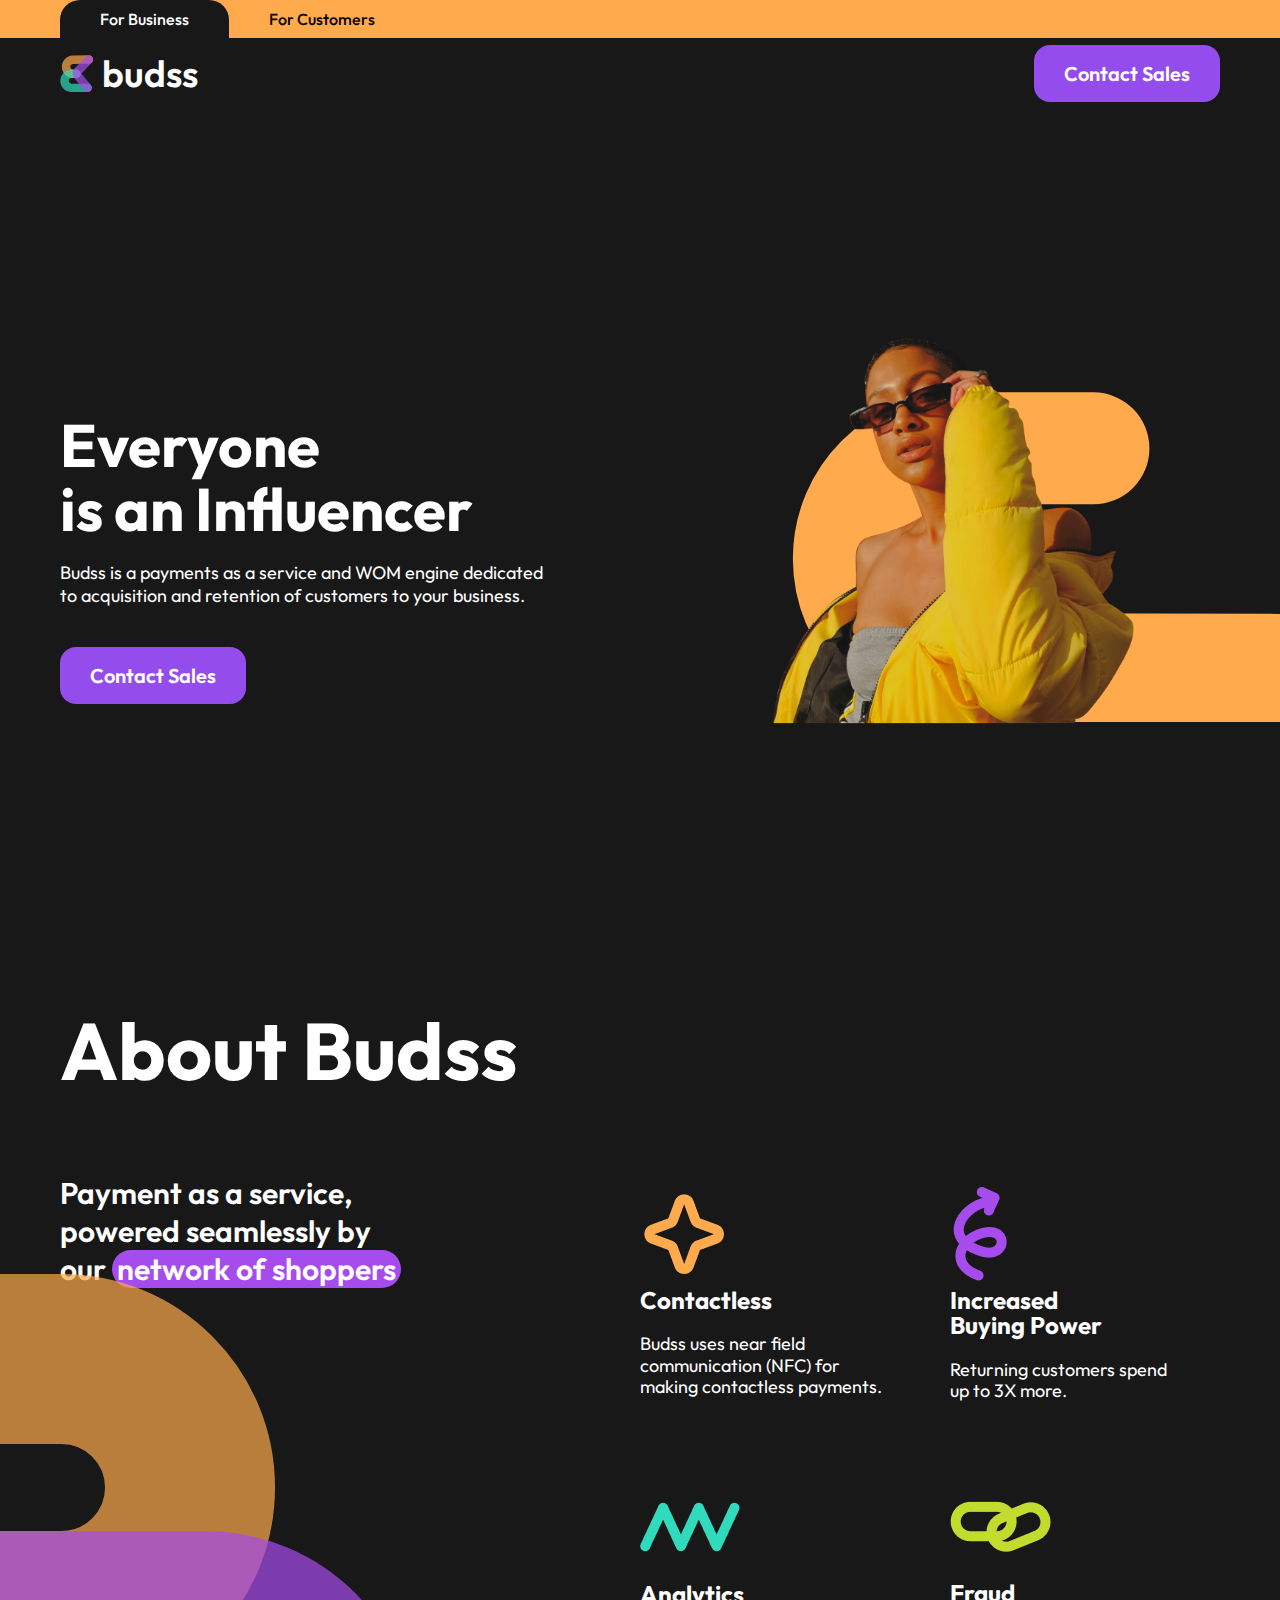
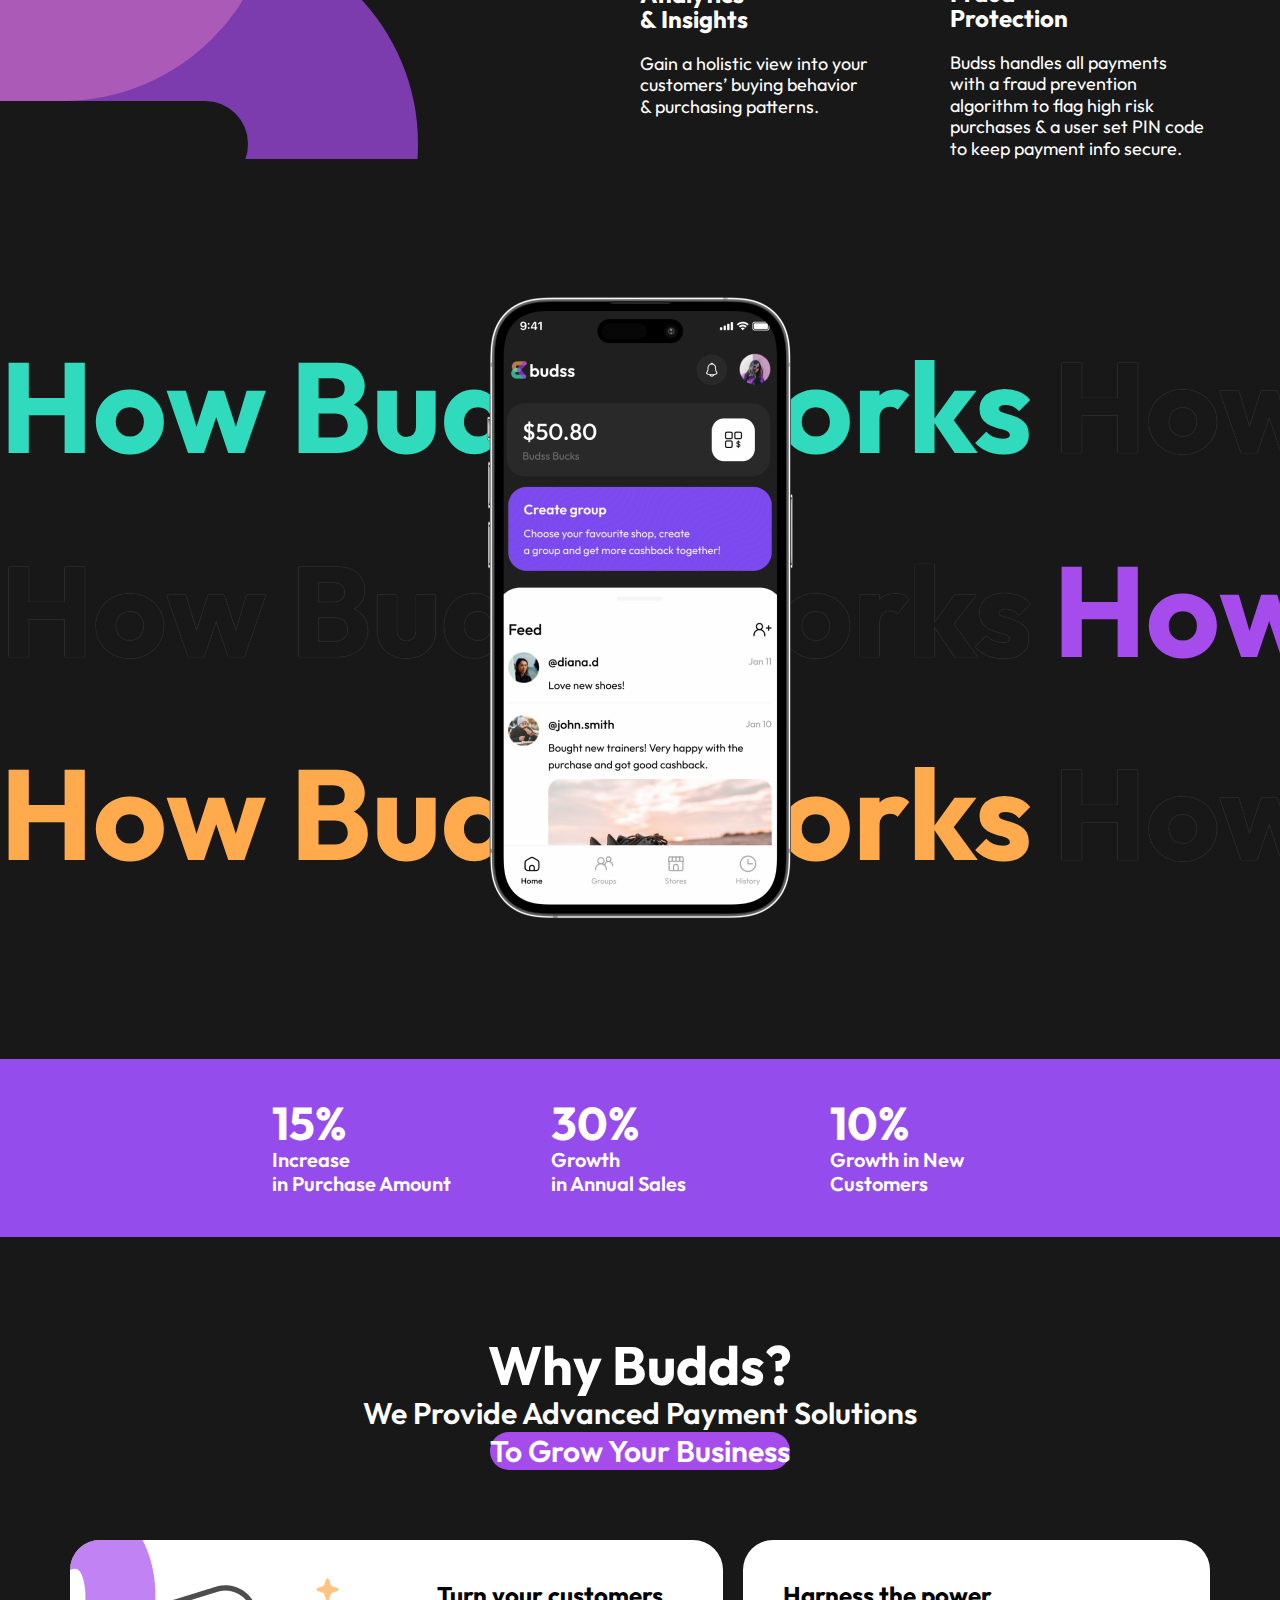
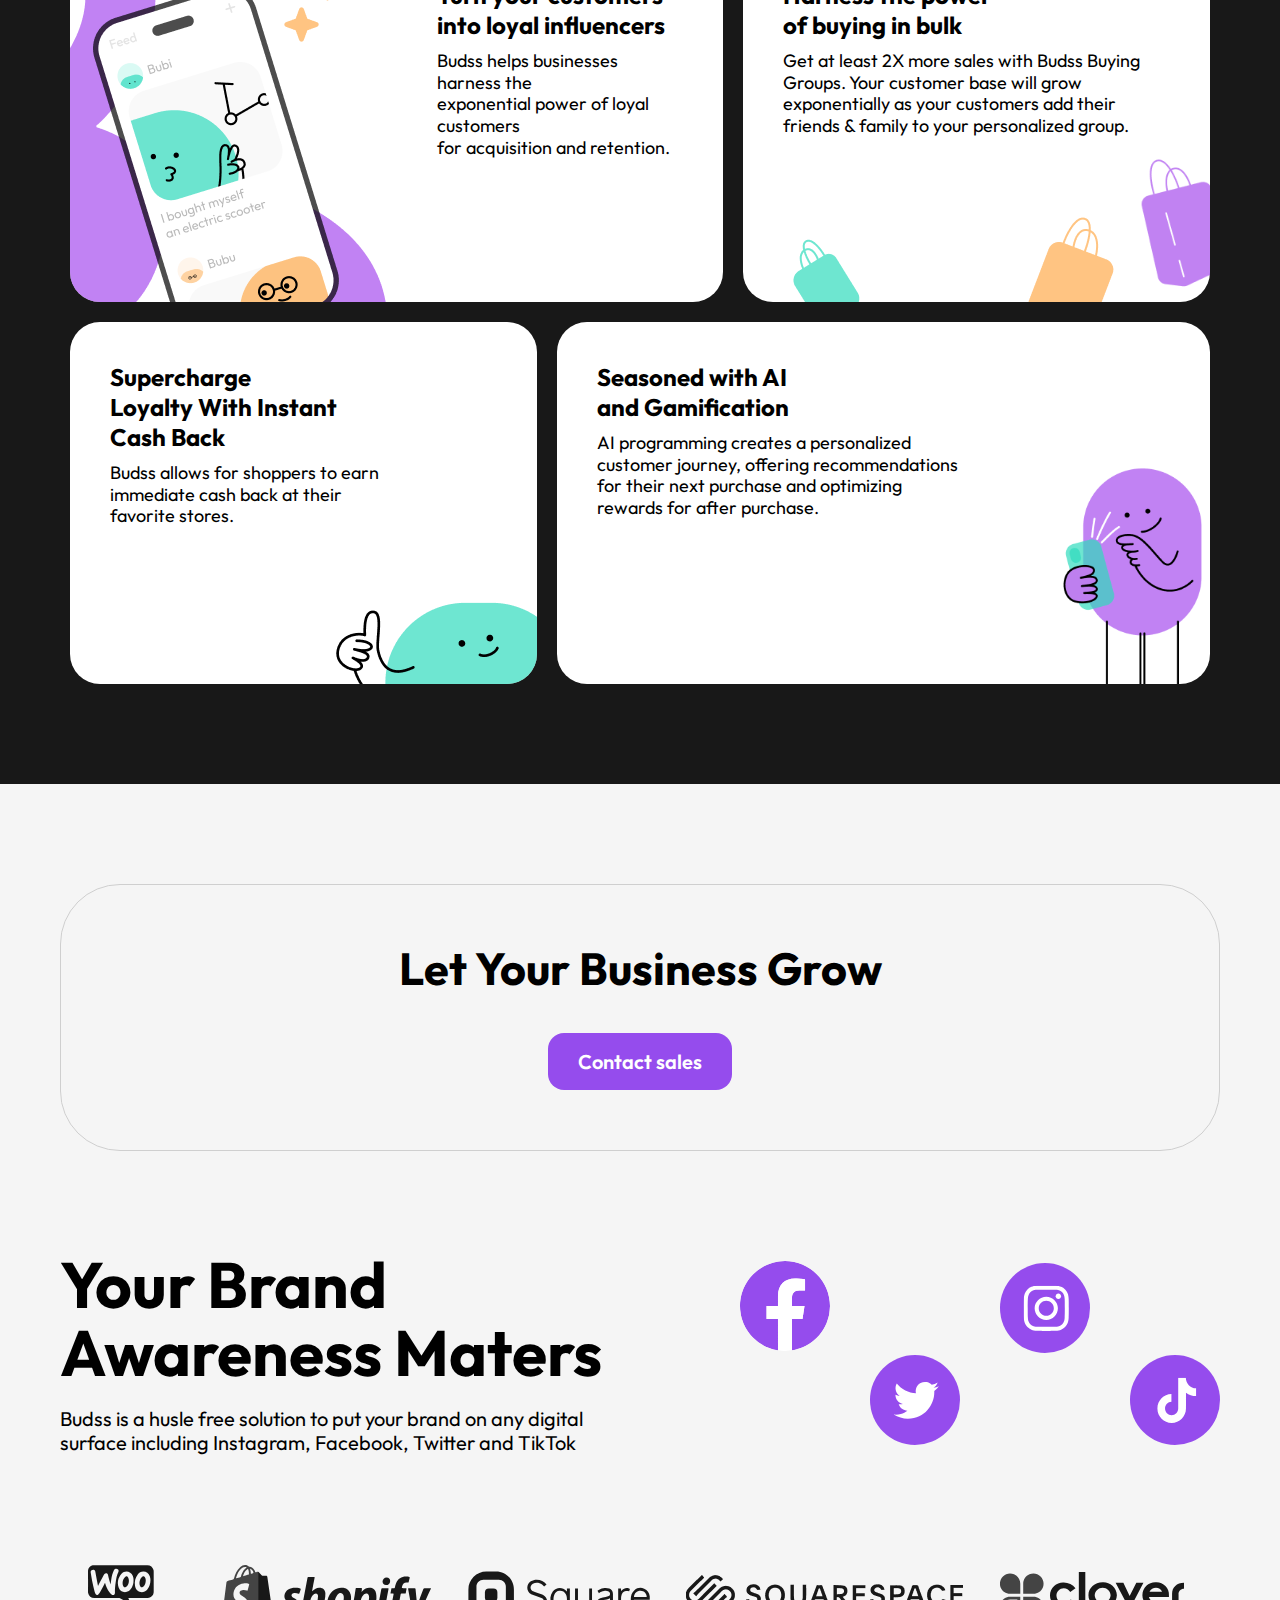
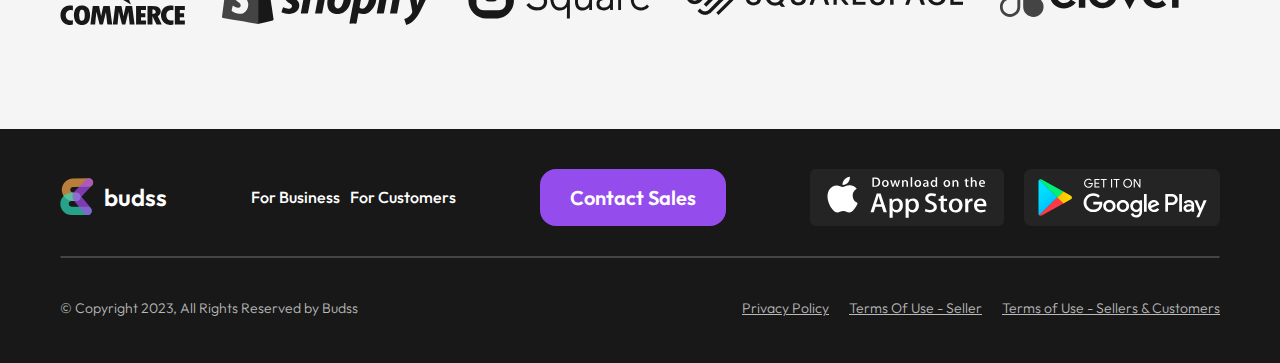
<file: index.html>
<!doctype html>
<html lang="en">
<head>
    <meta charset="UTF-8">
    <meta name="viewport"
          content="width=device-width, user-scalable=no, initial-scale=1.0, maximum-scale=1.0, minimum-scale=1.0">
    <meta http-equiv="X-UA-Compatible" content="ie=edge">
    <link rel="stylesheet" href="css/styles.css">
    <title>Budss</title>
    <script src="js/app.js" defer></script>
</head>
<body>

<div class="burger-menu">
    <div class="burger-list">
        <div class="burger-items">
            <button class="btn-close"><svg xmlns="http://www.w3.org/2000/svg" width="50" height="50" viewBox="0 0 24 24" style="fill: rgba(255, 255, 255, 1);"><path d="m16.192 6.344-4.243 4.242-4.242-4.242-1.414 1.414L10.535 12l-4.242 4.242 1.414 1.414 4.242-4.242 4.243 4.242 1.414-1.414L13.364 12l4.242-4.242z"></path></svg></button>
            <div>
                <button class="btn-sales" id="btn-list">
                    Contact Sales
                </button>
            </div>
            <div class="burger-links">
                <a href="#">
                    For Business
                </a>
                <a href="#">
                    For Customers
                </a>
                <a href="#">
                    Privacy Policy
                </a>
                <a href="#">
                    Terms Of Use - Seller
                </a>
                <a href="#">
                    Terms of Use - Sellers & Customers
                </a>
            </div>
        </div>
    </div>
</div>

<div class="modal__overlay">
    <div class="modal__content">
        <button class="close-modal"><svg xmlns="http://www.w3.org/2000/svg" width="30" height="30" viewBox="0 0 24 24" style="fill: rgba(185, 185, 185, 1);"><path d="m16.192 6.344-4.243 4.242-4.242-4.242-1.414 1.414L10.535 12l-4.242 4.242 1.414 1.414 4.242-4.242 4.243 4.242 1.414-1.414L13.364 12l4.242-4.242z"></path></svg></button>
        <form class="form">
            <div class="inputs">
                <div>
                    <label for="name">Name <span>*</span></label>
                    <input id="name" type="text" data-required="true" class="input-required" placeholder="Enter Name">
                </div>
                <div>
                    <label for="email">Email <span>*</span></label>
                    <input id="email" type="email" data-required="true" class="input-required" placeholder="Enter email">
                </div>
                <div>
                    <label for="phone">Phone number <span>*</span></label>
                    <input id="phone" type="tel" data-required="true" class="input-required" placeholder="7(900)000-00-00" pattern="[0-9]+">
                </div>
                <div>
                    <label for="company">Company</label>
                    <input id="company" type="text" placeholder="Enter company">
                </div>
                <div>
                    <label for="website">Website/Store URL</label>
                    <input id="website" type="text" placeholder="Enter Website/Store URL">
                </div>
            </div>
            <div class="form__text">
                <p>
                    By submitting this form you are agreeing to Budss’s <a href="#">Privacy Policy</a> and <a href="#">Terms of Use</a>
                </p>
            </div>
            <div class="form__btn">
                <button type="submit" class="btn-sales" id="form-btn" >
                    Contact Sales
                </button>
            </div>
        </form>
    </div>
</div>

<div class="final-modal">
    <div class="final-content">
        <button class="close-final"><svg xmlns="http://www.w3.org/2000/svg" width="30" height="30" viewBox="0 0 24 24" style="fill: rgba(185, 185, 185, 1);"><path d="m16.192 6.344-4.243 4.242-4.242-4.242-1.414 1.414L10.535 12l-4.242 4.242 1.414 1.414 4.242-4.242 4.243 4.242 1.414-1.414L13.364 12l4.242-4.242z"></path></svg></button>
        <div>
            <svg xmlns="http://www.w3.org/2000/svg" width="248" height="209" viewBox="0 0 248 209" fill="none">
                <path opacity="0.7" d="M126.606 74.7891H151.162" stroke="#A64CED" stroke-width="147.601" stroke-linecap="round"/>
                <path d="M156.268 42.7514C155.008 46.913 145.805 51.8418 140.147 49.0661" stroke="black" stroke-width="2" stroke-linecap="round" stroke-linejoin="round"/>
                <ellipse cx="123.537" cy="38.504" rx="3.06946" ry="3.07502" fill="black"/>
                <ellipse cx="149.32" cy="33.5838" rx="3.06946" ry="3.07502" fill="black"/>
                <path d="M139 146.374L126.062 208H83L89.2681 202.71C91.5707 200.766 93.0798 198.045 93.5091 195.063L100.86 144" stroke="black" stroke-width="2" stroke-linecap="round" stroke-linejoin="round"/>
                <path d="M139 146.374V208H182L177.045 203.811C173.989 201.229 172.381 197.322 172.732 193.336L177.086 144" stroke="black" stroke-width="2" stroke-linecap="round" stroke-linejoin="round"/>
                <path d="M26.518 36.0536C45.3183 36.0867 44.7839 48.8145 24.2611 43.9184C30.2683 45.5981 39.4061 47.5217 36.6058 52.2381C33.8055 56.9544 23.0151 51.928 23.0151 51.928C30.6336 56.0904 32.6231 59.2414 29.9944 61.5259C28.8453 62.5246 26.8843 62.9159 24.6068 62.7346M78.7001 60.6145C54.1275 72.4459 48.1146 53.9796 46.1888 45.1059C44.2629 36.2323 50.9537 10.733 42.417 9.45512C35.5516 8.4274 33.4159 17.1422 33.9525 30.7732C30.1639 29.002 13.1468 29.0197 9.36406 44.0352C6.47182 55.516 17.2092 62.1458 24.6068 62.7346M74.3513 91.2191C52.7508 95.9023 32.5841 88.7134 24.6068 62.7346" stroke="black" stroke-width="2" stroke-linecap="round" stroke-linejoin="round"/>
                <path d="M191.682 92.6765C197.498 96.1101 201.091 96.9434 208.213 96.08C202.001 99.8771 199.211 102.181 195.955 106.716M203.47 54.2729C216.422 58.0077 242.202 70.1172 241.703 88.6768C241.356 101.569 231.989 110.519 223.106 115.745M199.169 130.335C204.635 134.621 217.023 141.389 222.847 134.178C225.066 131.431 224.943 129.018 223.617 126.997M223.106 115.745C219.202 118.043 215.391 119.621 212.48 120.498C216.122 121.461 221.46 123.712 223.617 126.997M223.106 115.745C229.646 118.155 228.271 125.418 223.617 126.997" stroke="black" stroke-width="2" stroke-linecap="round" stroke-linejoin="round"/>
            </svg>
        </div>
        <div class="final-text">
            <h1>
                Thank you!
            </h1>
            <p>
                Thank you, we have received your application and will contact you soon!
            </p>
        </div>
        <div class="final-btn">
            <button class="finally-btn">Super!</button>
        </div>
    </div>
</div>

<section class="budss__tabs">
    <div class="tabs__container">
        <div>
            <button class="tabs__business">For Business</button>
        </div>
        <div>
            <button class="tabs__customers">For Customers</button>
        </div>
    </div>
</section>

<header class="header">
    <div class="logo">
        <svg class="logo__icon" xmlns="http://www.w3.org/2000/svg" width="34" height="38" viewBox="0 0 34 38" fill="none">
            <path opacity="0.7" d="M16.3803 18.7532L13.1351 18.797C9.27322 18.8492 6.10026 15.7608 6.0481 11.8989V11.8989C5.99593 8.03706 9.08431 4.8641 12.9462 4.81194L28.9886 4.59524" stroke="#FFAA4C" stroke-width="8.44412" stroke-linecap="round"/>
            <path opacity="0.7" d="M27.5708 32.9026L11.5198 32.8594C7.66158 32.849 4.54227 29.7128 4.55265 25.8546V25.8546C4.56302 22.0039 7.68731 18.8877 11.538 18.8874L16.5062 18.8869" stroke="#2FDBBC" stroke-width="8.44412" stroke-linecap="round"/>
            <path opacity="0.7" d="M27.6737 32.7686L17.4257 20.3075C16.5015 19.1837 16.5608 17.547 17.5641 16.493L28.9155 4.56787" stroke="#A64CED" stroke-width="8.44412" stroke-linecap="round"/>
        </svg>
        <p class="logo__text">budss</p>
    </div>
    <div class="header__button">
        <button class="btn-sales" id="btn-header">
            Contact Sales
        </button>
        <button id="btn-burger">
            <svg xmlns="http://www.w3.org/2000/svg" width="24" height="24" viewBox="0 0 24 24" style="fill: rgba(255, 255, 255, 1)"><path d="M4 6h16v2H4zm0 5h16v2H4zm0 5h16v2H4z"></path></svg>
        </button>
    </div>
</header>


<section class="hero">
    <div class="hero__container">
        <div class="hero__main">
            <div class="hero__text">
                <h1>
                    Everyone <br>
                    is an Influencer <br>
                </h1>
                <p>
                    Budss is a payments as a service and WOM engine dedicated <br>
                    to acquisition and retention of customers to your business. <br>
                </p>
            </div>
            <div class="hero__button">
                <button class="btn-sales" id="btn-hero">
                    Contact Sales
                </button>

            </div>
        </div>
        <div class="hero__asset">
            <div class="asset__container">
                <div class="asset__front">
                    <img src="assets/heroAsset.png" alt="heroImg">
                </div>
                <div class="asset__back">
                    <svg xmlns="http://www.w3.org/2000/svg" width="586" height="498" viewBox="0 0 586 498" fill="none">
                        <path d="M795.584 419.496L250.642 418.029C158.663 417.782 84.3001 343.017 84.5477 251.038V251.038C84.7949 159.199 159.341 84.894 251.18 84.9436L453.594 85.0531" stroke="#FFAA4C" stroke-width="169" stroke-linecap="round"/>
                    </svg>
                </div>
            </div>
        </div>
    </div>
</section>

<section class="about">
    <h1 class="about__title">
        About Budss
    </h1>
    <div class="about__container">
        <div class="about__text">
            <p>
                Payment as a service, <br>
                powered seamlessly by <br>
                our <span>network of shoppers</span>
            </p>
        </div>
        <div class="about__grid">
            <div class="about__row">
                <div class="about__col">
                    <img src="assets/aboutAsset1.png" alt="">
                    <div>
                        <h1>Contactless</h1>
                        <p>
                            Budss uses near field <br>
                            communication (NFC) for <br>
                            making contactless payments.
                        </p>
                    </div>
                </div>
                <div class="about__col">
                    <img src="assets/aboutAsset2.png" alt="">
                    <div>
                        <h1>
                            Increased <br>
                            Buying Power
                        </h1>
                        <p>
                            Returning customers spend <br>
                            up to 3X more.
                        </p>
                    </div>
                </div>
            </div>
            <div class="about__row">
                <div class="about__col">
                    <img src="assets/aboutAsset3.png" alt="">
                    <div>
                        <h1>
                            Analytics <br>
                            & Insights
                        </h1>
                        <p>
                            Gain a holistic view into your <br>
                            customers’ buying behavior <br>
                            & purchasing patterns.
                        </p>
                    </div>
                </div>
                <div class="about__col">
                    <img src="assets/aboutAsset4.png" alt="">
                    <div>
                        <h1>
                            Fraud <br>
                            Protection
                        </h1>
                        <p>
                            Budss handles all payments <br>
                            with a fraud prevention <br>
                            algorithm to flag high risk <br>
                            purchases & a user set PIN code <br>
                            to keep payment info secure.
                        </p>
                    </div>
                </div>
            </div>
        </div>
        <div class="about__vector">
            <svg class="vector_front" xmlns="http://www.w3.org/2000/svg" width="275" height="427" viewBox="0 0 275 427" fill="none">
                <path opacity="0.7" d="M3.33335 342H61.5C132.469 342 190 284.469 190 213.5V213.5C190 142.531 132.469 85 61.5 85H-230" stroke="#FFAA4C" stroke-width="170" stroke-linecap="round"/>
            </svg>
            <svg class="vector__back" xmlns="http://www.w3.org/2000/svg" width="418" height="228" viewBox="0 0 418 228" fill="none">
                <path opacity="0.7" d="M-73 341H205C275.692 341 333 283.692 333 213V213C333 142.308 275.692 85 205 85H-73" stroke="#A64CED" stroke-width="170" stroke-linecap="round"/>
            </svg>
        </div>
    </div>
</section>
<section class="budss__work">
    <div class="phone">
        <img src="assets/phoneAsset.png" alt="">
    </div>
    <div class="ticker">
        <div class="ticker__wrapper">
            <div class="ticker__item">
                <div class="ticker__item-right">
                    <div>
                        <p class="first">How Budss Works</p>
                        <p class="outline">How Budss Works</p>
                    </div>
                    <div>
                        <p class="first">How Budss Works</p>
                        <p class="outline">How Budss Works</p>
                    </div>
                </div>
            </div>
            <div class="ticker__item">
                <div class="ticker__item-left">
                    <p class="outline">How Budss Works</p>
                    <p class="second">How Budss Works</p>
                    <p class="outline">How Budss Works</p>
                    <p class="second">How Budss Works</p>
                </div>
            </div>
            <div class="ticker__item">
                <div class="ticker__item-right">
                    <p class="third">How Budss Works</p>
                    <p class="outline">How Budss Works</p>
                    <p class="third">How Budss Works</p>
                    <p class="outline">How Budss Works</p>
                </div>
            </div>
        </div>
    </div>
</section>

<section class="crossing">
    <div class="crossing__container">
        <div class="column">
            <h1>
                15%
            </h1>
            <p>
                Increase <br>
                in Purchase Amount
            </p>
        </div>
        <div class="column">
            <h1>
                30%
            </h1>
            <p>
                Growth <br>
                in Annual Sales
            </p>
        </div>
        <div class="column">
            <h1>
                10%
            </h1>
            <p>
                Growth in New <br>
                Customers
            </p>
        </div>
    </div>
</section>

<section class="whybudds">
    <div class="whybudds__title">
        <h1>Why Budds?</h1>
        <p>We Provide Advanced Payment Solutions <br>
            <span>To Grow Your Business</span></p>
    </div>
    <div class="whybudds__container">
        <div class="whybudds__row-one">
            <div class="whybudds__column1">
                <div class="component">
                    <img src="assets/component.png" alt="">
                </div>
                <div class="whybudds__column-text">
                    <h1>
                        Turn your <br>
                        customers into <br>
                        loyal influencers
                    </h1>
                    <p>
                        Budss helps businesses harness the <br>
                        exponential power of loyal customers <br>
                        for acquisition and retention.
                    </p>
                </div>
            </div>
            <div class="whybudds__column2">
                <div class="whybudds__column-text2">
                    <h1>
                        Harness the power <br>
                        of buying in bulk
                    </h1>
                    <p>
                        Get at least 2X more sales with Budss Buying <br>
                        Groups. Your customer base will grow <br>
                        exponentially as your customers add their <br>
                        friends & family to your personalized group.
                    </p>
                </div>
                <div class="components">
                    <img class="leftFrame" src="assets/leftFrame.png" alt="">
                    <img class="bottomFrame" src="assets/bottomFrame.png" alt="">
                    <img class="rightFrame" src="assets/rightFrame.png" alt="">
                </div>
            </div>
        </div>
        <div class="whybudds__row-two">
            <div class="whybudds__column3">
                <div class="whybudds__column-text3">
                    <h1>
                        Supercharge <br>
                        Loyalty With Instant <br>
                        Cash Back
                    </h1>
                    <p>
                        Budss allows for shoppers to earn <br>
                        immediate cash back at their <br>
                        favorite stores.
                    </p>
                </div>
                <div class="like">
                    <img class="likeFrame" src="assets/likeFrame.png" alt="">
                </div>
            </div>
            <div class="whybudds__column4">
                <div class="whybudds__column-text4">
                    <h1>
                        Seasoned with AI <br>
                        and Gamification
                    </h1>
                    <p>
                        AI programming creates a personalized <br>
                        customer journey, offering recommendations <br>
                        for their next purchase and optimizing <br>
                        rewards for after purchase.
                    </p>
                </div>
                <div class="illustration">
                    <img class="illustration__frame" src="assets/illustrationFrame.png" alt="">
                </div>
            </div>
        </div>
    </div>
</section>

<section class="business">
    <div class="business__title">
        <h1>
            Let Your Business Grow
        </h1>
        <button class="btn-sales">
            Contact sales
        </button>
    </div>
    <div class="business__about">
        <div class="business__text">
            <h1>
                Your Brand <br>
                Awareness Maters
            </h1>
            <p>
                Budss is a husle free solution to put your brand on any digital <br>
                surface including Instagram, Facebook, Twitter and TikTok
            </p>
        </div>
        <div class="business__icons">
            <div class="icons__row-upper">
                <div>
                    <svg xmlns="http://www.w3.org/2000/svg" width="90" height="90" viewBox="0 0 90 90" fill="none">
                        <g clip-path="url(#clip0_1_8457)">
                            <path d="M90 45C90 20.1472 69.8528 0 45 0C20.1472 0 0 20.1472 0 45C0 67.4605 16.4558 86.0774 37.9688 89.4533V58.0078H26.543V45H37.9688V35.0859C37.9688 23.8078 44.6871 17.5781 54.9659 17.5781C59.8878 17.5781 65.0391 18.457 65.0391 18.457V29.5313H59.3648C53.775 29.5313 52.0312 33.0003 52.0312 36.5625V45H64.5117L62.5166 58.0078H52.0312V89.4533C73.5442 86.0774 90 67.4605 90 45Z" fill="#954CED"/>
                            <path d="M62.5166 58.0078L64.5117 45H52.0312V36.5625C52.0312 33.0038 53.775 29.5312 59.3648 29.5312H65.0391V18.457C65.0391 18.457 59.8896 17.5781 54.9659 17.5781C44.6871 17.5781 37.9688 23.8078 37.9688 35.0859V45H26.543V58.0078H37.9688V89.4533C42.6279 90.1822 47.3721 90.1822 52.0312 89.4533V58.0078H62.5166Z" fill="white"/>
                        </g>
                        <defs>
                            <clipPath id="clip0_1_8457">
                                <rect width="90" height="90" rx="45" fill="white"/>
                            </clipPath>
                        </defs>
                    </svg>
                </div>
                <div class="insta-icon">
                    <svg xmlns="http://www.w3.org/2000/svg" width="46" height="46" viewBox="0 0 46 46" fill="none">
                        <g clip-path="url(#clip0_1_8461)">
                            <path d="M23.2705 4.71144C29.3184 4.71144 30.0346 4.73796 32.4131 4.84406C34.6236 4.94133 35.8172 5.31269 36.613 5.62215C37.6652 6.02888 38.4256 6.52403 39.2125 7.31096C40.0083 8.10673 40.4946 8.85829 40.9013 9.91048C41.2108 10.7063 41.5821 11.9088 41.6794 14.1104C41.7855 16.4977 41.812 17.2139 41.812 23.2529C41.812 29.3008 41.7855 30.017 41.6794 32.3955C41.5821 34.6059 41.2108 35.7996 40.9013 36.5954C40.4946 37.6476 39.9994 38.408 39.2125 39.1949C38.4167 39.9907 37.6652 40.477 36.613 40.8837C35.8172 41.1932 34.6147 41.5645 32.4131 41.6618C30.0258 41.7679 29.3096 41.7944 23.2705 41.7944C17.2227 41.7944 16.5065 41.7679 14.128 41.6618C11.9175 41.5645 10.7239 41.1932 9.9281 40.8837C8.87592 40.477 8.11551 39.9818 7.32858 39.1949C6.53281 38.3991 6.0465 37.6476 5.63978 36.5954C5.33031 35.7996 4.95895 34.5971 4.86169 32.3955C4.75558 30.0082 4.72906 29.292 4.72906 23.2529C4.72906 17.2051 4.75558 16.4889 4.86169 14.1104C4.95895 11.8999 5.33031 10.7063 5.63978 9.91048C6.0465 8.85829 6.54165 8.09789 7.32858 7.31096C8.12435 6.51519 8.87592 6.02888 9.9281 5.62215C10.7239 5.31269 11.9264 4.94133 14.128 4.84406C16.5065 4.73796 17.2227 4.71144 23.2705 4.71144ZM23.2705 0.635315C17.1254 0.635315 16.3562 0.661841 13.9423 0.767944C11.5373 0.874047 9.88389 1.26309 8.4515 1.82013C6.95722 2.4037 5.69283 3.17294 4.43728 4.43734C3.17288 5.69289 2.40364 6.95728 1.82007 8.44272C1.26303 9.88396 0.873986 11.5286 0.767883 13.9335C0.66178 16.3562 0.635254 17.1255 0.635254 23.2706C0.635254 29.4157 0.66178 30.185 0.767883 32.5988C0.873986 35.0038 1.26303 36.6573 1.82007 38.0897C2.40364 39.5839 3.17288 40.8483 4.43728 42.1039C5.69283 43.3594 6.95722 44.1375 8.44266 44.7122C9.88389 45.2693 11.5285 45.6583 13.9335 45.7644C16.3473 45.8705 17.1166 45.8971 23.2617 45.8971C29.4068 45.8971 30.1761 45.8705 32.5899 45.7644C34.9949 45.6583 36.6484 45.2693 38.0808 44.7122C39.5662 44.1375 40.8306 43.3594 42.0861 42.1039C43.3417 40.8483 44.1198 39.5839 44.6945 38.0985C45.2515 36.6573 45.6406 35.0127 45.7467 32.6077C45.8528 30.1938 45.8793 29.4246 45.8793 23.2795C45.8793 17.1343 45.8528 16.3651 45.7467 13.9512C45.6406 11.5462 45.2515 9.8928 44.6945 8.46041C44.1375 6.95728 43.3682 5.69289 42.1038 4.43734C40.8483 3.18179 39.5839 2.4037 38.0984 1.82897C36.6572 1.27193 35.0126 0.882888 32.6076 0.776786C30.1849 0.661841 29.4157 0.635315 23.2705 0.635315Z" fill="white"/>
                            <path d="M23.2707 11.6435C16.8514 11.6435 11.6436 16.8514 11.6436 23.2706C11.6436 29.6898 16.8514 34.8977 23.2707 34.8977C29.6899 34.8977 34.8978 29.6898 34.8978 23.2706C34.8978 16.8514 29.6899 11.6435 23.2707 11.6435ZM23.2707 30.8128C19.1061 30.8128 15.7285 27.4351 15.7285 23.2706C15.7285 19.1061 19.1061 15.7285 23.2707 15.7285C27.4352 15.7285 30.8128 19.1061 30.8128 23.2706C30.8128 27.4351 27.4352 30.8128 23.2707 30.8128Z" fill="white"/>
                            <path d="M38.072 11.1836C38.072 12.6868 36.8518 13.8981 35.3575 13.8981C33.8544 13.8981 32.6431 12.6779 32.6431 11.1836C32.6431 9.68052 33.8633 8.46918 35.3575 8.46918C36.8518 8.46918 38.072 9.68936 38.072 11.1836Z" fill="white"/>
                        </g>
                        <defs>
                            <clipPath id="clip0_1_8461">
                                <rect width="45.2706" height="45.2706" fill="white" transform="translate(0.635254 0.635315)"/>
                            </clipPath>
                        </defs>
                    </svg>
                </div>
            </div>
            <div class="icons__row-lower">
                <div class="twitter-icon">
                    <svg xmlns="http://www.w3.org/2000/svg" width="46" height="46" viewBox="0 0 46 46" fill="none">
                        <g clip-path="url(#clip0_1_8459)">
                            <path d="M14.8719 41.6631C31.9553 41.6631 41.2991 27.5097 41.2991 15.236C41.2991 14.834 41.2991 14.4338 41.2719 14.0354C43.0897 12.7206 44.6588 11.0926 45.9058 9.22766C44.2108 9.97915 42.4125 10.4718 40.5712 10.689C42.5102 9.52834 43.9614 7.70261 44.6546 5.55168C42.8314 6.63367 40.8367 7.39613 38.7567 7.80616C37.3563 6.31709 35.5042 5.33107 33.487 5.00067C31.4697 4.67028 29.3998 5.01393 27.5976 5.97846C25.7954 6.94298 24.3612 8.4746 23.5172 10.3363C22.6731 12.198 22.4661 14.286 22.9283 16.2772C19.2356 16.092 15.6231 15.1323 12.3254 13.4605C9.02758 11.7886 6.11821 9.44205 3.78609 6.57299C2.59835 8.6177 2.23457 11.0382 2.76882 13.3417C3.30306 15.6452 4.69516 17.6585 6.66167 18.9717C5.1835 18.9284 3.73751 18.5296 2.44608 17.8091V17.9269C2.44666 20.0713 3.18899 22.1495 4.54714 23.8089C5.9053 25.4684 7.79567 26.6071 9.89762 27.0317C8.53022 27.4047 7.09551 27.4592 5.70375 27.191C6.2975 29.0364 7.45306 30.6501 9.00888 31.8066C10.5647 32.9631 12.443 33.6045 14.3812 33.6412C12.4555 35.1549 10.2502 36.274 7.89151 36.9346C5.53284 37.5952 3.06707 37.7843 0.635254 37.491C4.88283 40.2167 9.82504 41.6625 14.8719 41.6559" fill="white"/>
                        </g>
                        <defs>
                            <clipPath id="clip0_1_8459">
                                <rect width="45.2706" height="45.2706" fill="white" transform="translate(0.635254 0.635376)"/>
                            </clipPath>
                        </defs>
                    </svg>
                </div>
                <div class="tiktok-icon">
                    <svg xmlns="http://www.w3.org/2000/svg" width="46" height="46" viewBox="0 0 46 46" fill="none">
                        <g clip-path="url(#clip0_1_8463)">
                            <path d="M32.8386 0.635376H25.2092V31.4718C25.2092 35.146 22.2749 38.1641 18.6232 38.1641C14.9715 38.1641 12.0371 35.146 12.0371 31.4718C12.0371 27.8634 14.9063 24.9108 18.4276 24.7797V17.0378C10.6677 17.1689 4.40771 23.5331 4.40771 31.4718C4.40771 39.4763 10.7981 45.906 18.6884 45.906C26.5786 45.906 32.969 39.4106 32.969 31.4718V15.6599C35.8382 17.7595 39.3594 19.0061 43.0763 19.0717V11.3297C37.338 11.1329 32.8386 6.40901 32.8386 0.635376Z" fill="white"/>
                        </g>
                        <defs>
                            <clipPath id="clip0_1_8463">
                                <rect width="45.2706" height="45.2706" fill="white" transform="translate(0.635254 0.635376)"/>
                            </clipPath>
                        </defs>
                    </svg>
                </div>
            </div>
        </div>
    </div>
    <div class="business__logos">
        <div class="logos__band">
            <div>
                <svg xmlns="http://www.w3.org/2000/svg" width="126" height="60" viewBox="0 0 126 60" fill="none">
                    <g clip-path="url(#clip0_1_8465)">
                        <path d="M21.54 60C21.0106 59.9162 20.4758 59.8563 19.9528 59.7419C17.5627 59.2192 15.8545 57.8102 14.9609 55.5354C13.646 52.1848 13.5563 48.7437 14.7243 45.3408C15.7594 42.3321 18.2726 40.5822 21.4233 40.5495C22.3917 40.5262 23.3595 40.619 24.3061 40.8261C26.9068 41.4381 28.5838 43.1466 29.3736 45.6697C30.3331 48.7383 30.3396 51.8526 29.2991 54.9016C28.2747 57.9027 26.1656 59.633 22.9749 59.9107C22.8533 59.9307 22.7333 59.9602 22.6162 59.9989L21.54 60ZM19.1003 50.0831C19.2829 51.4813 19.3834 52.7074 19.62 53.9064C19.7929 54.7775 20.3418 55.4363 21.2602 55.6704C22.6713 56.0287 23.9193 55.2762 24.3353 53.7604C24.7502 52.2196 24.8741 50.6138 24.7005 49.0269C24.6024 48.0966 24.4072 47.1794 24.1181 46.2904C24.0013 45.8953 23.7743 45.5424 23.4642 45.2737C23.1541 45.005 22.7738 44.8317 22.3688 44.7746C21.1057 44.5677 20.1235 45.11 19.7432 46.4624C19.4007 47.682 19.2894 48.9681 19.1003 50.0831Z" fill="#181818"/>
                        <path d="M124.854 59.4567C123.039 59.4676 121.224 59.4817 119.408 59.4882C117.895 59.4937 116.392 59.4882 114.849 59.4882V41.0777C114.966 41.0546 115.085 41.0393 115.204 41.032C118.279 41.032 121.354 41.032 124.43 41.032C124.572 41.0408 124.714 41.0583 124.854 41.0842V44.9979H119.804V48.3735H124.081V52.1924H119.799V55.5398H124.854V59.4567Z" fill="#181818"/>
                        <path d="M110.065 60C109.322 59.877 108.568 59.804 107.842 59.6211C106.069 59.1735 104.473 58.1907 103.269 56.8044C102.065 55.4181 101.31 53.6943 101.104 51.8636C100.875 49.9296 100.9 48.0088 101.684 46.2011C103.232 42.6469 106.006 40.7837 109.826 40.5681C110.997 40.5028 112.183 40.677 113.392 40.7489V45.244L111.801 44.9685C108.335 44.3619 106.507 46.9601 106.301 49.4799C106.218 50.5155 106.286 51.5489 106.643 52.5289C107.407 54.6447 109.379 55.8142 111.652 55.4886C112.219 55.4069 112.78 55.2839 113.424 55.1619V59.5547L111.047 59.9902L110.065 60Z" fill="#181818"/>
                        <path d="M9.55727 60C8.92086 59.8977 8.27904 59.8247 7.6502 59.6897C3.81985 58.8632 1.01057 55.6781 0.59134 51.7405C0.440071 50.3249 0.433588 48.9191 0.76638 47.5296C1.73126 43.5006 5.16074 40.6868 9.34657 40.5659C10.52 40.5322 11.6988 40.6868 12.8906 40.7565V45.244C12.3568 45.1525 11.8349 45.0654 11.3141 44.9739C7.8382 44.3587 5.97219 46.9601 5.78959 49.5779C5.71287 50.6723 5.80904 51.7557 6.23475 52.7761C7.05052 54.7361 8.96408 55.8055 11.138 55.4984C11.7064 55.4178 12.2682 55.2948 12.8744 55.1837V59.5753L10.5286 60.0044L9.55727 60Z" fill="#181818"/>
                        <path d="M68.3057 32.9935L70.8719 39.3637C70.511 39.1699 70.283 39.0512 70.0604 38.9281C66.7109 37.0519 63.3754 35.167 60.0183 33.3114C59.6434 33.1125 59.2265 33.0072 58.8028 33.0044C50.6184 32.9869 42.433 32.9826 34.2464 32.9913C31.1411 32.9913 28.7186 31.0105 28.1114 27.9539C28.0429 27.5253 28.0164 27.0909 28.0325 26.657C28.0271 19.9361 28.0736 13.2142 28.0098 6.49437C27.9785 3.13938 30.3264 0.781847 32.7997 0.314697C33.275 0.217227 33.7582 0.164009 34.2432 0.155713C51.9633 0.148454 69.6833 0.148454 87.4034 0.155713C90.472 0.155713 92.8815 2.07441 93.5385 5.07441C93.6588 5.69586 93.7127 6.3285 93.6995 6.96152C93.711 13.3753 93.7128 19.7884 93.7049 26.2007C93.7049 27.7873 93.4412 29.2965 92.4266 30.5913C91.1992 32.1561 89.5882 32.9804 87.6271 32.9869C81.4564 33.0142 75.2857 32.9967 69.115 32.9967L68.3057 32.9935ZM44.9855 17.7615C45.0362 17.8225 45.0665 17.8443 45.0773 17.8704C45.1075 17.9554 45.1302 18.0425 45.1562 18.1285C46.161 21.3953 47.4068 24.5532 49.4781 27.2984C50.0929 28.114 50.7693 28.9263 51.5635 29.5535C52.9811 30.6719 54.5889 29.976 54.913 28.1945C54.9486 27.9056 54.959 27.6142 54.9443 27.3234C54.9443 26.0374 54.8579 24.7426 54.9724 23.4664C55.1885 21.0588 55.4565 18.6501 55.826 16.2621C56.3187 13.0824 56.9162 9.92123 58.3695 6.99963C58.792 6.15027 58.6861 5.2911 58.0713 4.56261C57.423 3.78729 56.5737 3.47368 55.5592 3.71216C54.8028 3.88747 54.3609 4.40036 54.0292 5.0548C52.4484 8.17241 51.7547 11.5492 51.1929 14.9641C50.9573 16.3949 50.7899 17.8377 50.5792 19.372C50.4895 19.1488 50.4246 19.0203 50.3868 18.8853C49.7785 16.751 49.1594 14.6189 48.5748 12.478C48.3144 11.523 48.2075 10.518 47.8866 9.58693C47.3463 8.02867 45.5948 7.70417 44.4679 8.91179C44.1903 9.22011 43.9542 9.56389 43.7656 9.9343C42.6343 12.0751 41.5214 14.2269 40.4009 16.3742C39.6176 17.8748 38.8331 19.3753 38.0238 20.9183C37.978 20.8187 37.9397 20.7156 37.9093 20.6102C37.0708 16.1412 36.2353 11.6719 35.4026 7.20217C35.2502 6.38003 35.18 5.50236 34.3415 5.06025C33.4069 4.56914 32.442 4.6421 31.5863 5.24319C30.7845 5.80508 30.562 6.66751 30.7154 7.60508C31.1562 10.2947 31.543 12.9953 32.0984 15.6632C32.8472 19.2664 33.6975 22.8501 34.5835 26.4207C34.8277 27.4007 35.274 28.3644 35.7786 29.2519C36.3102 30.1862 37.1832 30.331 38.0303 29.6777C38.6051 29.2323 39.181 28.6976 39.543 28.0835C40.6235 26.2508 41.623 24.367 42.6148 22.4809C43.4339 20.9325 44.1902 19.3524 44.9855 17.7615ZM90.4645 15.2984C90.431 13.9666 90.2689 12.6294 89.8064 11.3379C88.7421 8.3608 86.364 6.59237 83.4024 6.57386C80.9118 6.55862 79.0307 7.71506 77.5979 9.67513C75.2457 12.8929 74.4267 16.5212 74.968 20.4468C75.2295 22.3459 75.9524 24.0828 77.3959 25.4112C80.1706 27.9648 84.6168 27.6381 87.1301 24.6762C89.4056 21.9964 90.3867 18.8221 90.4645 15.2984ZM65.0524 27.1285C65.3916 27.1034 65.7341 27.1002 66.0713 27.0512C68.202 26.7365 69.7568 25.5267 70.954 23.7964C72.2818 21.8966 73.13 19.6992 73.4251 17.3946C73.7039 15.2472 73.6099 13.1477 72.847 11.1005C70.9443 5.99564 64.6709 5.14628 61.517 8.77241C58.0292 12.7829 57.0319 17.4359 58.6677 22.518C59.624 25.4907 62.0616 27.1067 65.0524 27.1285Z" fill="#181818"/>
                        <path d="M36.3566 47.1202C35.9471 51.2233 35.5376 55.3263 35.1249 59.4566H30.4409C31.2178 53.3216 31.9925 47.2095 32.7715 41.0657H39.0578C39.7407 44.3782 40.4268 47.7082 41.1302 51.1198C41.4479 49.543 41.7288 48.0479 42.0519 46.5626C42.4257 44.8487 42.8298 43.1423 43.2404 41.4381C43.2782 41.2813 43.4846 41.0494 43.6154 41.0483C45.6283 41.0233 47.6424 41.0309 49.7277 41.0309C50.5586 47.1757 51.3787 53.302 52.2085 59.4893H48.7682C47.2901 59.4893 47.2934 59.4893 47.1475 58.0116C46.7769 54.392 46.403 50.7735 45.959 47.13C45.9146 47.2661 45.8617 47.3989 45.8282 47.5372C44.8975 51.3674 43.9716 55.1982 43.0503 59.0298C42.966 59.3815 42.8342 59.5078 42.4798 59.4969C41.6888 59.473 40.8958 59.4686 40.1027 59.4969C39.7115 59.5111 39.5473 59.3935 39.4544 58.996C38.5036 55.1521 37.5279 51.3147 36.5587 47.4762C36.5284 47.3576 36.4863 47.241 36.4506 47.1245L36.3566 47.1202Z" fill="#181818"/>
                        <path d="M58.7704 47.0951C58.3609 51.1971 57.9525 55.2991 57.5386 59.4435H52.8601C53.0146 58.1989 53.1637 56.9673 53.3204 55.7412C53.847 51.5742 54.375 47.4072 54.9044 43.2403C54.979 42.6479 55.0643 42.0566 55.1205 41.4631C55.1497 41.1593 55.248 41.021 55.5829 41.0276C57.3993 41.0417 59.2166 41.0515 61.033 41.0221C61.4997 41.0145 61.503 41.3118 61.5624 41.5982C62.1855 44.6268 62.8057 47.6559 63.423 50.6853C63.431 50.735 63.4502 50.7822 63.4793 50.8232C63.5083 50.8642 63.5464 50.8979 63.5905 50.9216C63.7839 49.9241 63.9579 48.9223 64.1761 47.9292C64.6494 45.7753 65.1485 43.6279 65.6229 41.474C65.7007 41.119 65.8574 41.0221 66.2053 41.0265C68.0227 41.0424 69.8393 41.0424 71.6553 41.0265C72.0151 41.0265 72.1383 41.1288 72.1869 41.5023C72.9526 47.2969 73.7295 53.0896 74.5175 58.8806C74.5413 59.057 74.5434 59.2355 74.5596 59.4544H69.6909C69.2587 55.347 68.8291 51.2352 68.4019 47.119L68.3112 47.1114C67.3236 51.2243 66.3371 55.3383 65.3398 59.4904C64.2863 59.4904 63.2631 59.5056 62.242 59.4708C62.1188 59.4708 61.9395 59.2105 61.8952 59.0417C61.2793 56.6624 60.6818 54.2777 60.08 51.8951L58.8785 47.1114L58.7704 47.0951Z" fill="#181818"/>
                        <path d="M92.4482 59.4577H87.5168V41.0951C87.5664 41.0701 87.6191 41.0521 87.6735 41.0417C90.2062 41.0886 92.741 41.0907 95.2715 41.2084C96.4255 41.2617 97.5082 41.7136 98.486 42.3648C101.668 44.4828 101.511 49.0672 98.2018 50.9673C98.0938 51.0294 97.9857 51.0871 97.8021 51.1851C99.0986 53.926 100.395 56.6548 101.726 59.461C101.485 59.4741 101.316 59.4904 101.147 59.4904C99.7804 59.4904 98.4136 59.4751 97.0414 59.5013C96.6427 59.5089 96.4417 59.3837 96.2699 59.0178C95.1214 56.5644 93.9469 54.1176 92.7799 51.6795C92.7073 51.5031 92.5913 51.3483 92.4428 51.2298L92.4482 59.4577ZM92.4342 49.0606C93.1808 48.9016 93.8842 48.8036 94.5541 48.5967C95.224 48.3898 95.6346 47.8813 95.6746 47.1583C95.7124 46.396 95.5892 45.6621 94.9085 45.184C94.1716 44.6668 93.318 44.6319 92.4342 44.6025V49.0606Z" fill="#181818"/>
                        <path d="M85.3506 48.3507C85.3506 49.5757 85.3506 50.6973 85.3506 51.8189C85.3506 51.9278 85.3387 52.0301 85.3301 52.1891H81.02V55.5724H86.0076C86.0343 55.7252 86.0531 55.8794 86.0637 56.0341C86.0637 57.049 86.0637 58.0628 86.0637 59.0777C86.0637 59.3292 86.0638 59.5383 85.7115 59.5372C82.5273 59.5231 79.3442 59.5209 76.161 59.5144C76.1459 59.5144 76.1308 59.4969 76.0681 59.4599V41.1115H85.9795V44.9902H81.006V48.3507H85.3506Z" fill="#181818"/>
                        <path d="M85.7676 15.2624C85.7298 17.4991 85.3354 19.249 84.188 20.7278C83.7703 21.2453 83.2642 21.6834 82.6936 22.0214C81.7893 22.5659 80.9238 22.3165 80.3814 21.4062C79.6088 20.1125 79.3571 18.7067 79.5062 17.1964C79.6703 15.4771 80.3349 13.8451 81.4165 12.5053C81.6738 12.1813 81.9771 11.8973 82.3165 11.6624C83.2803 10.996 84.2971 11.2269 84.9022 12.232C85.5299 13.2795 85.8011 14.4272 85.7676 15.2624Z" fill="#181818"/>
                        <path d="M68.9056 15.6588C68.8364 17.5732 68.4345 19.3884 67.1822 20.8988C66.8089 21.3378 66.3665 21.712 65.8726 22.0062C64.9574 22.5594 64.0725 22.3198 63.5031 21.4062C62.6884 20.0995 62.4874 18.6381 62.6311 17.1343C62.7858 15.4851 63.419 13.9182 64.4518 12.6294C64.7474 12.244 65.1006 11.9071 65.4988 11.6309C66.4388 11.0058 67.4188 11.2313 68.0066 12.1939C68.6414 13.2331 68.9544 14.4395 68.9056 15.6588Z" fill="#181818"/>
                    </g>
                    <defs>
                        <clipPath id="clip0_1_8465">
                            <rect width="126" height="60" fill="white"/>
                        </clipPath>
                    </defs>
                </svg>
            </div>
            <div>
                <svg xmlns="http://www.w3.org/2000/svg" width="209" height="60" viewBox="0 0 209 60" fill="none">
                    <path d="M184.24 59.9999C183.637 58.1613 183.062 56.3121 182.415 54.4895C182.214 53.9174 182.526 53.8448 182.894 53.7031C185.697 52.6262 188.014 50.9399 189.684 48.3893C189.935 48.0344 190.109 47.6306 190.197 47.2036C190.284 46.7766 190.283 46.3359 190.192 45.9096C188.855 38.7803 187.55 31.6421 186.227 24.5128C185.99 23.2287 185.976 23.2322 187.236 23.2322C189.074 23.2322 190.916 23.2517 192.749 23.2198C193.315 23.2198 193.481 23.397 193.534 23.9638C194.042 29.258 194.585 34.5488 195.111 39.8395C195.128 40.006 195.09 40.1937 195.286 40.3106C195.503 40.1743 195.516 39.9245 195.584 39.719C197.37 34.4389 199.395 29.2492 201.367 24.0399C201.602 23.4182 201.906 23.2003 202.569 23.2145C204.689 23.2588 206.813 23.2322 209 23.2322C208.966 23.4043 208.92 23.5736 208.861 23.7388C205.334 31.1497 202.138 38.7201 198.347 45.9999C196.595 49.3653 194.562 52.5535 191.936 55.3131C189.922 57.428 187.555 58.9885 184.751 59.8369C184.683 59.8582 184.634 59.945 184.576 59.9999H184.24Z" fill="#181818"/>
                    <path d="M35.9653 58.9459C35.9653 41.5877 35.9653 24.2294 35.9653 6.87112C36.3719 6.82507 36.5997 7.11201 36.8415 7.35644C37.7807 8.27926 38.7393 9.18438 39.6452 10.1373C39.833 10.3581 40.0688 10.5319 40.3343 10.645C40.5997 10.7581 40.8875 10.8074 41.175 10.7891C42.1055 10.7484 43.0412 10.8405 43.9787 10.8068C44.8338 10.775 45.2299 11.1062 45.3508 11.983C45.8677 15.7309 46.4355 19.4736 46.9839 23.2162C47.8321 28.9929 48.6796 34.7683 49.5266 40.5426C50.1924 45.0699 50.8495 49.5973 51.5382 54.121C51.6486 54.849 51.5189 55.1997 50.7234 55.391C46.0815 56.5051 41.4554 57.6848 36.8222 58.8343C36.5389 58.8876 36.2528 58.9248 35.9653 58.9459Z" fill="#181818"/>
                    <path d="M93.0528 48.5222C93.7853 44.6042 94.5107 40.7694 95.2134 36.9293C95.5639 34.9969 96.0545 33.0822 96.0212 31.0842C95.9827 28.7019 94.2812 27.7188 92.2187 28.9215C91.0692 29.5928 90.3227 30.6379 89.6901 31.7803C88.5739 33.796 88.2146 36.0313 87.7941 38.256C87.1948 41.4301 86.5902 44.6024 86.0155 47.78C85.9138 48.3433 85.7106 48.547 85.1165 48.5346C83.2503 48.4903 81.3823 48.4956 79.5091 48.5346C78.901 48.547 78.7696 48.3575 78.8783 47.7818C80.7217 38.1202 82.5552 28.4563 84.3788 18.79C84.7608 16.7707 85.1533 14.7533 85.5055 12.7287C85.6002 12.1885 85.8087 12.0043 86.3607 12.0202C88.2298 12.0533 90.099 12.0533 91.9681 12.0202C92.613 12.0096 92.7409 12.1814 92.613 12.8297C91.7473 17.2082 90.9272 21.5938 90.0931 25.9795C90.0851 26.0714 90.0851 26.1639 90.0931 26.2558C90.4261 26.277 90.5137 25.983 90.6731 25.8165C92.4255 23.9868 94.4897 22.8745 97.0341 22.6672C100.605 22.375 103.137 24.5394 103.383 28.1493C103.542 30.4926 103.118 32.774 102.682 35.0571C101.865 39.3241 101.068 43.5963 100.262 47.8668C100.206 48.1662 100.262 48.5328 99.7624 48.5293C97.5422 48.5116 95.3291 48.5222 93.0528 48.5222Z" fill="#181818"/>
                    <path d="M167.975 48.5222C168.578 45.2738 169.163 42.105 169.757 38.9362C170.36 35.7356 170.956 32.5314 171.592 29.3378C171.723 28.6736 171.527 28.5124 170.912 28.5549C170.297 28.5974 169.628 28.546 168.984 28.5708C168.534 28.5868 168.434 28.3937 168.518 27.9881C168.807 26.5498 169.093 25.1098 169.349 23.6663C169.423 23.2553 169.615 23.1349 169.997 23.1349C170.698 23.1526 171.399 23.1118 172.1 23.1473C172.617 23.1738 172.801 22.979 172.878 22.4653C173.107 20.8948 173.542 19.3621 174.171 17.9079C176.052 13.6055 179.863 11.2604 184.582 11.5314C185.485 11.5583 186.383 11.6914 187.256 11.9282C187.673 12.0521 187.845 12.2204 187.729 12.6685C187.342 14.1741 186.96 15.6797 186.602 17.1941C186.502 17.6121 186.313 17.6635 185.922 17.5944C182.644 17.0117 180.851 18.2214 180.084 21.5089C179.703 23.1384 179.703 23.1384 181.328 23.1384C182.23 23.1384 183.134 23.1579 184.039 23.1384C184.515 23.1242 184.662 23.2943 184.564 23.7601C184.293 25.1771 184.023 26.5853 183.785 28.0111C183.713 28.4433 183.536 28.5886 183.101 28.5797C181.906 28.5514 180.709 28.5992 179.514 28.5567C178.973 28.5372 178.75 28.7214 178.652 29.2528C177.547 35.2266 176.431 41.1987 175.305 47.169C175.237 47.454 175.183 47.7425 175.146 48.0334C175.114 48.4018 174.949 48.5346 174.585 48.5329C172.408 48.5222 170.225 48.5222 167.975 48.5222Z" fill="#181818"/>
                    <path d="M66.9952 48.9685C64.251 48.9809 62.129 48.5523 60.1068 47.6224C59.5811 47.3779 59.3708 47.1211 59.6162 46.5012C60.091 45.302 60.4923 44.0763 60.8848 42.8453C61.0601 42.2998 61.2353 42.1758 61.7855 42.4432C63.2076 43.1318 64.7421 43.552 66.3135 43.6831C66.9803 43.7526 67.6541 43.687 68.2954 43.4901C70.0477 42.9162 70.5734 41.0298 69.3976 39.5933C68.907 38.9964 68.2691 38.5819 67.6295 38.1763C66.9899 37.7707 66.2925 37.3385 65.6512 36.8815C60.3066 33.0875 62.3323 26.8651 66.2119 24.4827C69.0507 22.7381 72.1382 22.5202 75.324 22.8496C76.3117 22.941 77.2817 23.1736 78.2048 23.5404C78.6779 23.7335 78.8882 23.939 78.6762 24.5164C78.2083 25.7793 77.8123 27.0705 77.4232 28.3618C77.2813 28.8347 77.0868 28.9339 76.6312 28.7515C75.2229 28.1701 73.7012 27.924 72.1838 28.0323C71.629 28.0658 71.0893 28.2282 70.6067 28.507C69.3801 29.2279 69.1488 30.6502 70.0688 31.7413C70.5489 32.3099 71.1692 32.696 71.8036 33.0627C72.7408 33.5995 73.6402 34.2014 74.4951 34.8641C79.151 38.4969 77.3864 44.5386 74.0027 46.8678C72.0752 48.1963 69.6149 48.9243 66.9952 48.9685Z" fill="#181818"/>
                    <path d="M158.228 48.5224C157.324 48.5224 156.415 48.4568 155.518 48.5401C154.62 48.6233 154.764 48.1451 154.869 47.5942C155.509 44.2501 156.144 40.9048 156.772 37.5583C157.633 33.031 158.504 28.5054 159.341 23.9728C159.438 23.4521 159.578 23.2112 160.154 23.22C162.078 23.2519 164.003 23.2519 165.928 23.22C166.501 23.2112 166.615 23.3972 166.51 23.9427C164.983 31.8696 163.469 39.7989 161.968 47.7306C161.859 48.308 161.684 48.5879 161.027 48.5383C160.1 48.4692 159.162 48.5224 158.228 48.5224Z" fill="#181818"/>
                    <path d="M168.154 15.9151C168.166 18.3683 166.429 20.113 163.973 20.113C161.929 20.113 160.592 18.7208 160.585 16.5847C160.585 14.2342 162.338 12.4134 164.616 12.3957C166.678 12.3886 168.143 13.8357 168.154 15.9151Z" fill="#181818"/>
                    <path fill-rule="evenodd" clip-rule="evenodd" d="M140.029 26.4206C139.9 26.5684 139.761 26.7277 139.605 26.9024C139.652 26.4651 139.694 26.0554 139.735 25.6637C139.804 24.9909 139.868 24.3713 139.941 23.7567C140.003 23.2784 139.885 23.0694 139.36 23.0783C137.696 23.109 136.034 23.109 134.373 23.0783C133.833 23.0694 133.691 23.2838 133.633 23.7868C133.11 28.3852 132.24 32.926 131.37 37.4657C131.218 38.2611 131.066 39.0564 130.915 39.8521C130.807 40.4271 130.699 41.0021 130.59 41.5771C129.574 46.9732 128.557 52.3703 127.512 57.763C127.36 58.5494 127.588 58.6911 128.313 58.6698C130.013 58.6202 131.709 58.5884 133.395 58.6805C134.316 58.7301 134.558 58.351 134.697 57.5415C135.011 55.6913 135.353 53.846 135.695 52.0012C135.894 50.9302 136.093 49.8595 136.286 48.788C136.293 48.7521 136.298 48.7164 136.304 48.6817C136.359 48.3429 136.402 48.0802 136.971 48.2938C141.017 49.8153 144.839 49.137 148.048 46.388C153.575 41.6516 155.323 35.4222 154.065 28.3549C153.571 25.5793 151.917 23.5034 149.015 22.864C145.724 22.1413 143.003 23.3139 140.707 25.6714C140.485 25.8981 140.275 26.1385 140.029 26.4206ZM143.868 41.8039C146.068 39.1825 146.884 36.0385 147.119 32.6962C147.142 31.8703 147.008 31.0476 146.723 30.2731C146.281 29.1005 145.379 28.5319 144.151 28.5691C142.922 28.6063 142.009 29.2652 141.233 30.1385C139.996 31.5271 139.272 33.1939 138.899 34.9935C138.677 36.0669 138.486 37.1471 138.296 38.227C138.085 39.4281 137.874 40.6289 137.618 41.8199C137.458 42.5815 137.734 42.8755 138.319 43.1625C140.301 44.1296 142.291 43.6886 143.868 41.8039Z" fill="#181818"/>
                    <path fill-rule="evenodd" clip-rule="evenodd" d="M111.673 25.2286C107.234 28.6436 105.501 33.387 105.289 37.9816C105.27 44.1544 108.014 47.8864 112.726 48.8057C116.106 49.4646 119.281 48.7951 122.168 46.8981C128.225 42.9092 129.983 34.4993 128.669 29.5398C127.673 25.7759 125.259 23.4272 121.414 22.809C117.862 22.2369 114.55 23.0198 111.673 25.2286ZM119.989 40.2506C121.095 37.995 121.712 35.5271 121.799 33.0115C121.81 32.0692 121.791 31.2774 121.55 30.5051C120.911 28.3903 118.819 27.5188 116.87 28.5568C116.179 28.9422 115.585 29.4842 115.135 30.1403C113.854 31.9133 113.19 33.9414 112.803 36.0669C112.501 37.7248 112.319 39.3933 112.815 41.0441C113.586 43.6248 116.283 44.374 118.284 42.578C118.994 41.9195 119.573 41.1295 119.989 40.2506Z" fill="#181818"/>
                    <path fill-rule="evenodd" clip-rule="evenodd" d="M33.1389 58.4756L33.1377 58.4755L33.1355 58.4751L33.1351 58.475L33.1346 58.4749C31.1164 58.1401 29.0984 57.8052 27.0828 57.4564C23.927 56.9103 20.7725 56.3611 17.6182 55.8119L17.6154 55.8114C12.0956 54.8504 6.57616 53.8895 1.05036 52.9451C0.212749 52.8016 -0.102669 52.6103 0.0287553 51.6237C1.06925 43.8391 2.0659 36.0485 3.06256 28.2578C3.27777 26.5755 3.49298 24.8933 3.70863 23.211C3.78036 22.6578 3.85378 22.1047 3.92721 21.5516C4.10133 20.24 4.27548 18.9283 4.42708 17.6139C4.52521 16.7708 4.95278 16.2978 5.74483 16.0587C6.51102 15.8264 7.27721 15.5856 8.04442 15.3445C9.03187 15.0341 10.021 14.7232 11.0141 14.4292C11.6116 14.2521 11.8902 13.9456 12.0357 13.3027C13.0625 8.92235 14.8937 4.97778 18.344 1.96665C19.6758 0.804705 21.2213 0.0731779 23.021 0.00764154C23.6493 -0.0287809 24.2784 0.0652696 24.8693 0.283994C25.4603 0.502719 26.0008 0.841481 26.4573 1.2794C26.7184 1.52737 26.9689 1.73107 27.3632 1.73107C29.6903 1.73107 31.2288 3.0046 32.3433 4.91932C32.6798 5.47012 32.9531 6.05783 33.1581 6.67109C33.3597 7.33177 33.6926 7.40262 34.2586 7.1883L34.2885 7.17697C34.8434 6.96677 35.3662 6.76868 35.9601 6.87656C36.0924 6.99231 36.1977 7.13616 36.2686 7.29783C36.3395 7.4595 36.3741 7.63499 36.3702 7.81178C36.3894 8.16603 36.3947 8.52028 36.3947 8.87453C36.3947 24.9044 36.3918 40.9342 36.3859 56.964C36.3866 57.0887 36.3937 57.2162 36.4008 57.3448C36.4321 57.9071 36.4645 58.4905 35.9654 58.9461C35.0241 58.7884 34.0826 58.6322 33.1412 58.476L33.1401 58.4758L33.1389 58.4756ZM24.6294 2.3936C22.0535 4.03732 20.6096 6.50999 19.5863 9.28555C19.5619 9.35036 19.5369 9.41542 19.5118 9.4807C19.3566 9.88461 19.1981 10.2971 19.1604 10.7149C19.0623 11.7777 18.4595 12.1957 17.4957 12.4118C16.7337 12.5827 15.9891 12.8355 15.2456 13.0879L15.2456 13.088C15.0488 13.1548 14.8521 13.2216 14.6552 13.2868C14.1435 13.4639 13.9087 13.3559 14.0787 12.7802C15.1879 9.02517 16.8526 5.60842 19.9805 3.10918C20.9899 2.30326 22.1411 1.83388 23.4624 1.93307L23.4815 1.93451C23.8768 1.96407 24.2828 1.99444 24.6294 2.3936ZM25.6246 9.85759C26.9441 9.44489 26.9441 9.44312 26.8915 8.03852C26.8682 6.95028 26.6924 5.87088 26.3693 4.83255C26.0662 3.8495 25.9382 3.79814 25.1339 4.38088C22.9681 5.95553 21.9026 8.25638 21.1036 10.7202C20.9161 11.2852 21.2665 11.2144 21.617 11.1081C22.954 10.6919 24.3051 10.2703 25.6246 9.85759ZM28.1501 4.1382C28.0965 3.65405 28.3824 3.77183 28.6257 3.87204L28.6355 3.87606C29.5677 4.25865 30.1933 4.976 30.698 5.82443C31.8913 7.82595 31.6758 8.28824 29.3802 8.69209C29.0823 8.74346 28.837 8.76648 28.8212 8.38389C28.7824 6.94506 28.5568 5.51762 28.1501 4.1382ZM10.2099 46.333C12.2948 47.9356 14.8489 48.7896 17.468 48.7596C19.2168 48.7702 20.4154 48.5311 21.6385 47.9289C25.0345 46.2497 26.8605 42.1085 26.0859 37.9496C25.5988 35.3335 24.0112 33.5428 21.9364 32.0815C21.5478 31.807 21.1478 31.5488 20.7477 31.2906C19.9679 30.7874 19.188 30.2841 18.4931 29.6602C17.0965 28.4115 17.3383 26.4418 19.003 25.5863C19.3943 25.389 19.8115 25.2495 20.2419 25.1718C21.7741 24.9065 23.3481 25.0475 24.8102 25.581C25.3605 25.7723 25.5848 25.6607 25.7267 25.0868C26.1613 23.3179 26.6286 21.5573 27.1286 19.8049C27.3196 19.1301 27.118 18.8396 26.4644 18.682C24.7612 18.2728 23.0562 18.3171 21.3354 18.5296C16.4744 19.1319 12.8244 22.2847 11.7625 26.8333C10.8302 30.8257 11.9096 33.7553 15.1935 36.1625C15.8769 36.6637 16.5603 37.1703 17.2192 37.7017C17.8267 38.1689 18.2809 38.8102 18.5229 39.542C19.0626 41.2548 18.0252 42.7161 16.2449 42.7303C15.7778 42.7315 15.3126 42.6719 14.8606 42.5531C13.6729 42.2323 12.5474 41.7113 11.5311 41.0121C10.9406 40.6189 10.6567 40.5888 10.5078 41.3983C10.2887 42.5815 10.0136 43.7594 9.6842 44.916C9.50897 45.5802 9.70698 45.9522 10.2099 46.333Z" fill="#444444"/>
                </svg>
            </div>
            <div>
                <svg xmlns="http://www.w3.org/2000/svg" width="182" height="48" viewBox="0 0 182 48" fill="none">
                    <g clip-path="url(#clip0_1_8499)">
                        <path d="M98.9103 47.5862C98.926 44.7263 98.9422 41.869 98.959 39.0142C98.959 38.0352 98.959 37.0547 98.959 35.9255C98.8387 36.0189 98.7253 36.1213 98.6195 36.2319C95.0651 41.0534 85.9105 40.9615 83.2388 32.9594C81.7893 28.6175 82.0328 24.3047 84.7768 20.5005C88.0862 15.9043 94.6813 15.676 98.4113 19.8984C98.5398 20.0516 98.6726 20.1895 98.9368 20.4837V17.4501H101.862V47.5847L98.9103 47.5862ZM98.9545 28.1946C98.9752 26.4572 98.6992 24.7812 97.8593 23.2583C96.4674 20.7303 94.2842 19.6962 91.5579 19.8739C88.9379 20.0455 87.143 21.4933 86.2278 24.0212C85.2123 26.8234 85.1946 29.6807 86.2544 32.4676C87.2257 35.0139 89.1387 36.3683 91.7602 36.5077C94.2783 36.6425 96.336 35.6559 97.6984 33.3899C98.6534 31.8088 98.9708 30.0393 98.9545 28.1946Z" fill="#181818"/>
                        <path d="M58.4407 33.8909L61.0061 31.9513C61.0991 32.0525 61.1868 32.1589 61.2688 32.27C63.6896 36.0328 68.4425 37.0409 72.0309 35.947C74.71 35.1334 76.1329 33.01 75.9159 30.2231C75.8096 28.8672 75.2104 27.7442 74.0487 27.2126C72.3305 26.4235 70.5164 25.8551 68.7348 25.2025C66.8868 24.5253 64.9605 24.0212 63.1966 23.1587C57.8311 20.5327 58.3875 13.1189 62.798 10.3413C67.7208 7.2388 75.1306 8.65598 78.5389 13.5464L76.1122 15.5151C74.8959 13.9248 73.4243 12.8018 71.5955 12.2671C69.2957 11.5945 67.0196 11.6144 64.8572 12.7972C62.9958 13.8145 62.1663 15.846 62.7331 17.8332C63.0062 18.7892 63.5641 19.5644 64.407 19.9781C65.6552 20.5671 66.9329 21.0867 68.2344 21.5347C70.2065 22.2364 72.2287 22.7971 74.1756 23.5647C75.136 23.96 76.0257 24.5198 76.8075 25.2208C80.2231 28.2406 79.922 34.1177 76.2466 37.1711C74.6613 38.4887 72.8162 39.1628 70.8279 39.3742C66.4366 39.8262 62.5235 38.7614 59.4621 35.2529C59.099 34.8439 58.7994 34.3766 58.4407 33.8909Z" fill="#181818"/>
                        <path d="M181.737 28.7048H165.927C165.512 31.2863 167.219 34.5711 169.546 35.7524C171.128 36.5326 172.918 36.7355 174.625 36.3281C176.332 35.9207 177.856 34.9269 178.95 33.5079L181.017 35.4C180.132 36.6062 178.993 37.5866 177.687 38.2665C173.474 40.5003 168.109 39.5534 165.255 36.0496C163.435 33.8143 162.77 31.1546 162.774 28.2957C162.774 24.729 163.704 21.4933 166.45 19.1415C169.365 16.6458 172.718 16.2903 176.172 17.6416C179.485 18.9393 181.25 21.6373 181.72 25.2224C181.86 26.3408 181.737 27.4929 181.737 28.7048ZM165.971 25.9777H178.736C178.627 22.4049 176.102 19.8861 172.621 19.8233C168.932 19.7589 166.221 22.244 165.971 25.9777Z" fill="#181818"/>
                        <path d="M130.963 22.149L129.468 19.7957C131.131 18.4052 133.116 17.4909 135.225 17.1437C137.262 16.7821 139.293 16.7913 141.257 17.5666C143.547 18.469 144.937 20.4392 144.948 22.9472C144.98 28.1287 144.959 33.3102 144.959 38.4933C144.959 38.6158 144.931 38.7399 144.905 38.9652C144.091 38.9652 143.281 38.9927 142.485 38.9391C142.338 38.9299 142.109 38.6021 142.087 38.4013C142.052 37.8766 142.046 37.3503 142.068 36.8248C141.954 36.8248 141.892 36.8064 141.871 36.8248C139.154 39.7097 135.887 40.0146 132.404 38.8518C129.908 38.0183 128.507 35.7876 128.475 32.9808C128.442 30.2231 129.655 28.1594 132.194 27.26C133.945 26.6472 135.828 26.4266 137.638 25.9762C138.689 25.7353 139.72 25.41 140.723 25.0033C141.632 24.6157 142.079 23.8021 142.051 22.7373C142.023 21.6725 141.514 20.9494 140.642 20.4898C139.176 19.7237 137.604 19.7099 136.026 19.9198C134.181 20.1742 132.473 20.8345 130.963 22.149ZM141.987 27.306C139.93 28.403 137.721 28.6251 135.564 29.0786C134.797 29.2478 134.042 29.4751 133.307 29.7589C132.944 29.8853 132.612 30.0945 132.337 30.3713C132.061 30.6481 131.849 30.9854 131.716 31.3584C130.978 33.3761 131.927 35.495 133.895 36.1783C134.386 36.3377 134.892 36.4445 135.405 36.497C138.701 36.9091 141.513 34.9097 141.954 31.6893C142.146 30.2951 141.987 28.8488 141.987 27.306Z" fill="#181818"/>
                        <path d="M124.023 38.9222H121.218V35.9959C120.914 36.3146 120.755 36.4724 120.603 36.6409C119.444 37.926 117.946 38.8271 116.296 39.2308C114.646 39.6345 112.918 39.5229 111.328 38.91C108.844 37.931 107.652 35.8841 107.21 33.2888C107.094 32.5329 107.041 31.7682 107.049 31.0029C107.035 26.7912 107.049 22.5764 107.049 18.3678V17.4715H109.957V18.2667C109.957 22.2746 109.957 26.2825 109.965 30.2905C109.959 31.0545 110.011 31.8178 110.121 32.5733C110.589 35.5241 112.391 36.739 115.16 36.4939C118.781 36.1737 121.177 33.3025 121.199 29.3773C121.22 25.7004 121.199 22.0234 121.199 18.3464V17.4608H124.031L124.023 38.9222Z" fill="#181818"/>
                        <path d="M150.188 38.9683V17.4762H153.016V19.8678L153.299 20.0746C153.394 19.877 153.447 19.6365 153.594 19.4909C155.679 17.3583 158.107 16.4605 160.993 17.3782C162.041 17.7122 162.038 17.7781 161.689 18.8168C161.497 19.3883 161.307 19.9597 161.171 20.3673C160.01 20.2616 158.929 19.9797 157.894 20.1068C155.441 20.4132 153.704 22.4049 153.249 25.2378C153.119 26.1198 153.056 27.0112 153.062 27.9036C153.039 31.3242 153.039 34.7459 153.062 38.1685C153.062 38.7952 152.905 39.0372 152.278 38.9867C151.6 38.9254 150.914 38.9683 150.188 38.9683Z" fill="#181818"/>
                        <path fill-rule="evenodd" clip-rule="evenodd" d="M18.4026 0.413818C8.46146 0.413818 0.402588 8.47271 0.402588 18.4138V29.5862C0.402588 39.5274 8.46146 47.5862 18.4026 47.5862H27.9026C37.8437 47.5862 45.9026 39.5273 45.9026 29.5862V18.4138C45.9026 8.47269 37.8437 0.413818 27.9026 0.413818H18.4026ZM15.4557 8.68968C11.5897 8.68968 8.45568 11.8237 8.45568 15.6897V32.3104C8.45568 36.1764 11.5897 39.3104 15.4557 39.3104H30.8495C34.7155 39.3104 37.8495 36.1764 37.8495 32.3104V15.6897C37.8495 11.8237 34.7155 8.68968 30.8495 8.68968H15.4557Z" fill="#181818"/>
                        <rect x="16.9114" y="17.3794" width="12.4823" height="13.2414" rx="4" fill="#181818"/>
                    </g>
                    <defs>
                        <clipPath id="clip0_1_8499">
                            <rect width="182" height="48" fill="white"/>
                        </clipPath>
                    </defs>
                </svg>
            </div>
            <div>
                <img src="assets/logosAsset4.png" alt="">
            </div>
            <div>
                <svg xmlns="http://www.w3.org/2000/svg" width="184" height="46" viewBox="0 0 184 46" fill="none">
                    <g clip-path="url(#clip0_1_8527)">
                        <path d="M75.8999 30.5272C72.9727 34.0818 68.7908 36.3818 64.1908 36.3818C56.2454 36.3818 49.9727 30.7363 49.9727 23.4181C49.9727 19.8636 51.4363 16.5181 54.1545 14.009C56.6636 11.4999 60.2181 10.2454 63.7727 10.4545C68.3727 10.4545 72.7636 12.5454 75.4817 16.309L70.2545 20.0727C68.7908 17.7727 66.4908 16.309 63.7727 16.309C59.7999 16.309 56.4545 19.6545 56.4545 23.6272C56.6636 27.809 60.009 30.9454 63.9817 30.9454C66.6999 30.9454 69.209 29.6908 70.6727 27.3909L75.8999 30.5272Z" fill="#181818"/>
                        <path d="M85.3092 0H78.8274V35.7545H85.3092V0Z" fill="#181818"/>
                        <path d="M102.664 30.7364C106.846 30.7364 110.4 27.391 110.609 23.2091C110.4 19.0273 106.846 15.6819 102.664 15.6819C98.4819 15.6819 94.9274 19.0273 94.7183 23.2091C94.9274 27.391 98.2728 30.7364 102.664 30.7364ZM102.664 10.2455C106.218 10.0364 109.773 11.291 112.491 13.8C115.209 16.3091 116.673 19.6546 116.882 23.2091C116.673 26.7637 115.209 30.3182 112.491 32.6182C109.773 35.1273 106.218 36.3819 102.664 36.1728C94.7183 36.1728 88.4456 30.5273 88.4456 23.2091C88.4456 15.891 94.7183 10.2455 102.664 10.2455Z" fill="#181818"/>
                        <path d="M115.627 10.6637H123.364L129.636 24.0455L136.327 10.6637H143.436L129.636 37.2182L115.627 10.6637Z" fill="#181818"/>
                        <path d="M162.045 19.6546C161 17.1455 158.7 15.6819 155.982 15.6819C153.264 15.6819 150.755 17.1455 149.5 19.6546H162.045ZM166.227 32.8273C163.509 35.1273 160.164 36.1728 156.609 36.1728C148.664 36.1728 142.391 30.5273 142.391 23.2091C142.391 19.6546 143.855 16.3091 146.364 13.8C148.873 11.291 152.427 10.0364 155.982 10.2455C159.536 10.0364 162.882 11.5 165.391 14.0091C167.9 16.5182 169.155 19.8637 168.945 23.4182V25.091H148.873C149.918 28.4364 153.055 30.7364 156.609 30.7364C158.7 30.7364 160.791 29.9 162.464 28.2273L166.227 32.8273ZM172.082 21.7455C172.082 15.6819 176.682 10.8728 184 10.8728V16.7273C182.536 16.7273 180.864 17.3546 179.818 18.4C178.773 19.4455 178.355 21.1182 178.564 22.5819V35.7546H172.082V21.7455Z" fill="#181818"/>
                        <path d="M20.2819 11.7091C20.2819 7.52732 17.7728 3.97277 14.0091 2.30005C10.2455 0.627318 5.85459 1.46368 2.92731 4.39095C4.18574e-05 7.31823 -0.836322 11.7091 0.627315 15.4728C2.09095 19.2364 5.85459 21.7455 10.0364 21.7455H20.2819V11.7091ZM23.2091 11.7091C23.2091 7.52732 25.7182 3.97277 29.4819 2.30005C33.2455 0.627318 37.6364 1.46368 40.5637 4.39095C43.4909 7.31823 44.3273 11.7091 42.8637 15.4728C41.4 19.2364 37.6364 21.7455 33.4546 21.7455H23.2091V11.7091ZM23.2091 34.7091C23.2091 38.891 25.7182 42.4455 29.4819 44.1182C33.2455 45.791 37.6364 44.9546 40.5637 42.0273C43.4909 39.1 44.3273 34.7091 42.8637 30.9455C41.4 27.1819 37.6364 24.6728 33.4546 24.6728H23.2091V34.7091ZM10.0364 42.0273C14.0091 42.0273 17.3546 38.891 17.3546 34.7091V27.391H10.0364C6.06368 27.391 2.71822 30.5273 2.71822 34.7091C2.71822 38.891 6.06368 42.0273 10.0364 42.0273ZM20.2819 34.7091C20.2819 38.891 17.7728 42.4455 14.0091 44.1182C10.2455 45.791 5.85459 44.9546 2.92731 42.0273C4.18574e-05 39.1 -0.836322 34.7091 0.627315 30.9455C2.09095 27.1819 5.85459 24.6728 10.0364 24.6728H20.2819V34.7091Z" fill="#444444"/>
                    </g>
                    <defs>
                        <clipPath id="clip0_1_8527">
                            <rect width="184" height="46" fill="white"/>
                        </clipPath>
                    </defs>
                </svg>
            </div>
        </div>
    </div>
</section>

<footer class="footer">
    <div class="footer__container">
        <div class="footer__row-one">
            <div class="logo-footer">
                <svg class="logo-footer-icon" xmlns="http://www.w3.org/2000/svg" width="34" height="38" viewBox="0 0 34 38" fill="none">
                    <path opacity="0.7" d="M16.3803 18.7532L13.1351 18.797C9.27322 18.8492 6.10026 15.7608 6.0481 11.8989V11.8989C5.99593 8.03706 9.08431 4.8641 12.9462 4.81194L28.9886 4.59524" stroke="#FFAA4C" stroke-width="8.44412" stroke-linecap="round"/>
                    <path opacity="0.7" d="M27.5708 32.9026L11.5198 32.8594C7.66158 32.849 4.54227 29.7128 4.55265 25.8546V25.8546C4.56302 22.0039 7.68731 18.8877 11.538 18.8874L16.5062 18.8869" stroke="#2FDBBC" stroke-width="8.44412" stroke-linecap="round"/>
                    <path opacity="0.7" d="M27.6737 32.7686L17.4257 20.3075C16.5015 19.1837 16.5608 17.547 17.5641 16.493L28.9155 4.56787" stroke="#A64CED" stroke-width="8.44412" stroke-linecap="round"/>
                </svg>
                <p class="logo-footer-text">budss</p>
            </div>
            <div class="footer__text">
                <a href="#">
                    For Business
                </a>
                <a href="#">
                    For Customers
                </a>
                <a href="#" class="item">
                    Privacy Policy
                </a>
                <a href="#" class="item">
                    Terms Of Use - Seller
                </a>
                <a href="#" class="item">
                    Terms of Use - Sellers & Customers
                </a>
            </div>
            <div>
                <button class="btn-sales">
                    Contact Sales
                </button>
            </div>
            <div class="footer__download">
                <a href="#">
                    <svg xmlns="http://www.w3.org/2000/svg" width="194" height="57" viewBox="0 0 194 57" fill="none">
                        <path d="M194 51.2863C194 54.443 191.503 57 188.414 57H5.59377C2.5062 57 0 54.443 0 51.2863V5.72118C0 2.56595 2.5062 0 5.59377 0H188.412C191.503 0 193.999 2.56595 193.999 5.72118L194 51.2863Z" fill="#242424"/>
                        <path d="M42.6916 26.6964C42.6494 22.1747 46.5265 19.9749 46.7038 19.8725C44.508 16.7818 41.1047 16.3596 39.9087 16.3259C37.0503 16.0355 34.2776 17.9771 32.8215 17.9771C31.3364 17.9771 29.0941 16.3539 26.6775 16.4016C23.5677 16.4479 20.6584 18.1862 19.0628 20.8854C15.7699 26.3892 18.2258 34.4771 21.3806 38.9259C22.9588 41.1046 24.8029 43.5373 27.2166 43.4517C29.578 43.3577 30.4601 41.9983 33.3098 41.9983C36.1333 41.9983 36.9616 43.4517 39.4233 43.397C41.9577 43.3577 43.5533 41.2084 45.0762 39.01C46.9 36.5128 47.6324 34.0534 47.6614 33.9272C47.6019 33.9075 42.7395 32.116 42.6916 26.6964Z" fill="white"/>
                        <path d="M38.0414 13.3993C39.3114 11.8659 40.1805 9.77976 39.9392 7.66272C38.1009 7.74128 35.802 8.89029 34.4782 10.39C33.3069 11.7116 32.2606 13.8777 32.5309 15.9148C34.5959 16.0635 36.7161 14.9089 38.0414 13.3993Z" fill="white"/>
                        <path d="M76.8661 43.1388H73.5659L71.7581 37.6548H65.4746L63.7525 43.1388H60.5396L66.765 24.4685H70.6101L76.8661 43.1388ZM71.2132 35.3539L69.5784 30.4787C69.4054 29.9807 69.0814 28.8078 68.6033 26.9615H68.5451C68.3548 27.7556 68.0481 28.9285 67.6267 30.4787L66.021 35.3539H71.2132Z" fill="white"/>
                        <path d="M92.8756 36.2427C92.8756 38.5323 92.2348 40.3421 90.9531 41.6706C89.8051 42.8533 88.3795 43.444 86.6778 43.444C84.841 43.444 83.5215 42.807 82.7179 41.5331H82.6598V48.625H79.5616V34.1088C79.5616 32.6694 79.5223 31.1921 79.4468 29.6769H82.1715L82.3444 31.8108H82.4026C83.4358 30.203 85.0037 29.4005 87.108 29.4005C88.753 29.4005 90.1262 30.0276 91.2248 31.2833C92.3263 32.5403 92.8756 34.193 92.8756 36.2427ZM89.7193 36.3521C89.7193 35.0417 89.4142 33.9615 88.8009 33.1113C88.131 32.2246 87.2315 31.7813 86.1038 31.7813C85.3394 31.7813 84.6448 32.0282 84.0243 32.515C83.4023 33.0061 82.9954 33.6472 82.8051 34.4413C82.7092 34.8117 82.6612 35.1147 82.6612 35.3532V37.5979C82.6612 38.5772 82.9722 39.4035 83.5942 40.0783C84.2161 40.7531 85.0241 41.0898 86.0181 41.0898C87.185 41.0898 88.0932 40.6549 88.7428 39.7879C89.3938 38.9195 89.7193 37.7747 89.7193 36.3521Z" fill="white"/>
                        <path d="M108.915 36.2427C108.915 38.5323 108.274 40.3421 106.991 41.6706C105.844 42.8533 104.419 43.444 102.717 43.444C100.88 43.444 99.5606 42.807 98.7584 41.5331H98.7003V48.625H95.6021V34.1088C95.6021 32.6694 95.5629 31.1921 95.4873 29.6769H98.212L98.385 31.8108H98.4431C99.4748 30.203 101.043 29.4005 103.148 29.4005C104.792 29.4005 106.165 30.0276 107.267 31.2833C108.364 32.5403 108.915 34.193 108.915 36.2427ZM105.758 36.3521C105.758 35.0417 105.452 33.9615 104.839 33.1113C104.169 32.2246 103.272 31.7813 102.143 31.7813C101.377 31.7813 100.684 32.0282 100.062 32.515C99.44 33.0061 99.0345 33.6472 98.8442 34.4413C98.7497 34.8117 98.7003 35.1147 98.7003 35.3532V37.5979C98.7003 38.5772 99.0113 39.4035 99.6303 40.0783C100.252 40.7517 101.06 41.0898 102.057 41.0898C103.224 41.0898 104.132 40.6549 104.782 39.7879C105.433 38.9195 105.758 37.7747 105.758 36.3521Z" fill="white"/>
                        <path d="M126.847 37.9035C126.847 39.4916 126.276 40.7837 125.129 41.7812C123.869 42.8713 122.115 43.4156 119.861 43.4156C117.78 43.4156 116.112 43.0284 114.849 42.2526L115.567 39.7595C116.927 40.5536 118.42 40.952 120.046 40.952C121.213 40.952 122.121 40.6967 122.774 40.1888C123.423 39.681 123.747 38.9992 123.747 38.149C123.747 37.3914 123.48 36.753 122.944 36.2354C122.41 35.7177 121.519 35.2365 120.276 34.7917C116.89 33.5726 115.198 31.7866 115.198 29.4381C115.198 27.9033 115.791 26.6448 116.978 25.6656C118.161 24.6849 119.739 24.1953 121.713 24.1953C123.473 24.1953 124.934 24.4913 126.101 25.082L125.327 27.5203C124.237 26.9479 123.005 26.6617 121.626 26.6617C120.536 26.6617 119.684 26.9212 119.074 27.4375C118.558 27.8991 118.299 28.4617 118.299 29.1281C118.299 29.866 118.594 30.4763 119.187 30.9561C119.703 31.3994 120.64 31.8792 122 32.3969C123.664 33.0437 124.887 33.7998 125.673 34.6669C126.456 35.5311 126.847 36.6127 126.847 37.9035Z" fill="white"/>
                        <path d="M137.091 31.9212H133.676V38.4575C133.676 40.1199 134.277 40.9505 135.483 40.9505C136.037 40.9505 136.496 40.9042 136.859 40.8116L136.945 43.083C136.335 43.3032 135.531 43.4141 134.536 43.4141C133.312 43.4141 132.356 43.0535 131.666 42.3338C130.978 41.6127 130.633 40.4033 130.633 38.7044V31.9184H128.598V29.6736H130.633V27.2087L133.676 26.322V29.6736H137.091V31.9212Z" fill="white"/>
                        <path d="M152.498 36.2969C152.498 38.3663 151.885 40.0652 150.661 41.3938C149.378 42.7617 147.675 43.4435 145.552 43.4435C143.506 43.4435 141.877 42.7884 140.662 41.478C139.447 40.1677 138.84 38.5136 138.84 36.52C138.84 34.4338 139.465 32.7251 140.719 31.3965C141.97 30.0665 143.659 29.4015 145.782 29.4015C147.828 29.4015 149.474 30.0567 150.717 31.3684C151.905 32.6409 152.498 34.2837 152.498 36.2969ZM149.284 36.3937C149.284 35.1521 149.009 34.0873 148.453 33.1993C147.803 32.1246 146.874 31.5887 145.671 31.5887C144.426 31.5887 143.48 32.126 142.83 33.1993C142.274 34.0887 141.999 35.1704 141.999 36.4499C141.999 37.6915 142.274 38.7563 142.83 39.643C143.5 40.7176 144.436 41.2535 145.644 41.2535C146.827 41.2535 147.755 40.7064 148.425 39.6149C148.996 38.71 149.284 37.6339 149.284 36.3937Z" fill="white"/>
                        <path d="M162.569 32.3074C162.262 32.2527 161.935 32.2246 161.593 32.2246C160.503 32.2246 159.66 32.6217 159.067 33.4171C158.551 34.1186 158.292 35.0053 158.292 36.0757V43.1395H155.196L155.225 33.9166C155.225 32.3649 155.185 30.9522 155.108 29.6783H157.807L157.92 32.2541H158.006C158.333 31.3688 158.849 30.6561 159.555 30.1216C160.245 29.6404 160.991 29.4005 161.795 29.4005C162.081 29.4005 162.339 29.4202 162.569 29.4552V32.3074Z" fill="white"/>
                        <path d="M176.425 35.771C176.425 36.3069 176.389 36.7587 176.312 37.1277H167.017C167.053 38.4576 167.502 39.4748 168.366 40.1762C169.149 40.8034 170.162 41.1176 171.406 41.1176C172.782 41.1176 174.037 40.9058 175.167 40.4807L175.652 42.557C174.332 43.1126 172.775 43.389 170.977 43.389C168.815 43.389 167.117 42.7745 165.882 41.5469C164.65 40.3193 164.032 38.6709 164.032 36.603C164.032 34.5729 164.606 32.8824 165.756 31.5341C166.959 30.0947 168.585 29.375 170.631 29.375C172.641 29.375 174.162 30.0947 175.196 31.5341C176.014 32.6775 176.425 34.0917 176.425 35.771ZM173.471 34.9952C173.491 34.1085 173.289 33.3425 172.869 32.6958C172.333 31.8638 171.509 31.4485 170.4 31.4485C169.387 31.4485 168.563 31.854 167.934 32.6677C167.418 33.3145 167.112 34.0903 167.017 34.9938H173.471V34.9952Z" fill="white"/>
                        <path d="M70.1888 12.9825C70.1888 14.6338 69.6758 15.8768 68.6513 16.7116C67.7024 17.4818 66.3539 17.8676 64.6071 17.8676C63.741 17.8676 62.9999 17.8311 62.3794 17.7582V8.73584C63.1888 8.60958 64.0607 8.54504 65.0024 8.54504C66.6663 8.54504 67.9204 8.89438 68.7661 9.59304C69.7136 10.3829 70.1888 11.5123 70.1888 12.9825ZM68.583 13.0232C68.583 11.9528 68.2895 11.1321 67.7024 10.5597C67.1153 9.98867 66.2579 9.70247 65.1288 9.70247C64.6493 9.70247 64.2409 9.73333 63.9023 9.79787V16.6569C64.0898 16.6849 64.4327 16.6975 64.9312 16.6975C66.0966 16.6975 66.9962 16.3847 67.6298 15.759C68.2633 15.1333 68.583 14.2213 68.583 13.0232Z" fill="white"/>
                        <path d="M78.703 14.4245C78.703 15.4417 78.4022 16.275 77.8006 16.9288C77.1699 17.6008 76.3343 17.9361 75.2909 17.9361C74.2853 17.9361 73.4846 17.6148 72.8874 16.9695C72.2916 16.3255 71.9937 15.5132 71.9937 14.534C71.9937 13.5098 72.3003 12.6695 72.9164 12.0171C73.5326 11.3647 74.3609 11.0378 75.4043 11.0378C76.4099 11.0378 77.2178 11.3591 77.8296 12.0031C78.4109 12.6288 78.703 13.4369 78.703 14.4245ZM77.1234 14.4722C77.1234 13.862 76.9868 13.3387 76.715 12.9023C76.3953 12.3748 75.9405 12.1111 75.3491 12.1111C74.7373 12.1111 74.2722 12.3748 73.9525 12.9023C73.6793 13.3387 73.5442 13.8704 73.5442 14.4989C73.5442 15.1092 73.6808 15.6325 73.9525 16.0688C74.2824 16.5963 74.7416 16.86 75.3345 16.86C75.9158 16.86 76.3721 16.5921 76.7005 16.0548C76.9824 15.61 77.1234 15.0825 77.1234 14.4722Z" fill="white"/>
                        <path d="M90.1193 11.173L87.9759 17.7864H86.5808L85.6929 14.9146C85.4677 14.1977 85.2846 13.485 85.1422 12.7779H85.1146C84.9823 13.5047 84.7992 14.216 84.5638 14.9146L83.6207 17.7864H82.2097L80.1941 11.173H81.7592L82.5337 14.317C82.7212 15.0605 82.8752 15.769 82.9987 16.4396H83.0263C83.1397 15.8869 83.3272 15.1826 83.5916 14.331L84.5638 11.1744H85.8048L86.7363 14.2637C86.9616 15.017 87.1447 15.7424 87.2856 16.441H87.3278C87.4309 15.7606 87.5864 15.0353 87.7928 14.2637L88.624 11.1744H90.1193V11.173Z" fill="white"/>
                        <path d="M98.0143 17.7859H96.4914V13.998C96.4914 12.8307 96.0322 12.2471 95.1108 12.2471C94.6589 12.2471 94.2942 12.407 94.0108 12.7283C93.7303 13.0496 93.5879 13.4284 93.5879 13.8619V17.7845H92.065V13.0622C92.065 12.4814 92.0461 11.8515 92.0098 11.1697H93.3481L93.4194 12.2036H93.4615C93.6388 11.8823 93.9033 11.6172 94.2506 11.4053C94.6633 11.1584 95.1254 11.0336 95.6311 11.0336C96.2705 11.0336 96.8023 11.2328 97.2252 11.6326C97.7513 12.1223 98.0143 12.8532 98.0143 13.824V17.7859Z" fill="white"/>
                        <path d="M102.214 17.7862H100.693V8.13818H102.214V17.7862Z" fill="white"/>
                        <path d="M111.181 14.4245C111.181 15.4417 110.88 16.275 110.278 16.9288C109.647 17.6008 108.81 17.9361 107.768 17.9361C106.761 17.9361 105.961 17.6148 105.365 16.9695C104.769 16.3255 104.471 15.5132 104.471 14.534C104.471 13.5098 104.778 12.6695 105.394 12.0171C106.01 11.3647 106.838 11.0378 107.88 11.0378C108.887 11.0378 109.694 11.3591 110.307 12.0031C110.888 12.6288 111.181 13.4369 111.181 14.4245ZM109.599 14.4722C109.599 13.862 109.463 13.3387 109.191 12.9023C108.873 12.3748 108.417 12.1111 107.827 12.1111C107.213 12.1111 106.748 12.3748 106.43 12.9023C106.157 13.3387 106.022 13.8704 106.022 14.4989C106.022 15.1092 106.158 15.6325 106.43 16.0688C106.76 16.5963 107.219 16.86 107.812 16.86C108.393 16.86 108.848 16.5921 109.177 16.0548C109.46 15.61 109.599 15.0825 109.599 14.4722Z" fill="white"/>
                        <path d="M118.551 17.786H117.183L117.07 17.0242H117.028C116.56 17.6317 115.893 17.9361 115.027 17.9361C114.38 17.9361 113.857 17.7355 113.463 17.337C113.106 16.9751 112.927 16.5247 112.927 15.9902C112.927 15.1821 113.276 14.5662 113.978 14.1397C114.678 13.7132 115.663 13.5042 116.932 13.514V13.3906C116.932 12.5193 116.458 12.0844 115.509 12.0844C114.834 12.0844 114.238 12.2486 113.723 12.5741L113.414 11.6088C114.05 11.2286 114.836 11.0378 115.764 11.0378C117.554 11.0378 118.452 11.9498 118.452 13.7736V16.2091C118.452 16.8699 118.485 17.396 118.551 17.786ZM116.97 15.5132V14.4933C115.29 14.4652 114.45 14.91 114.45 15.8261C114.45 16.1712 114.546 16.4293 114.742 16.6019C114.938 16.7745 115.188 16.86 115.486 16.86C115.82 16.86 116.133 16.7576 116.418 16.5542C116.704 16.3494 116.88 16.0898 116.945 15.7714C116.961 15.6998 116.97 15.6128 116.97 15.5132Z" fill="white"/>
                        <path d="M127.205 17.7862H125.853L125.782 16.7242H125.74C125.308 17.5323 124.573 17.9363 123.54 17.9363C122.714 17.9363 122.027 17.6235 121.482 16.9978C120.937 16.372 120.665 15.5597 120.665 14.5623C120.665 13.4918 120.96 12.6248 121.553 11.9626C122.127 11.3453 122.831 11.0367 123.668 11.0367C124.587 11.0367 125.231 11.3355 125.597 11.9345H125.626V8.13818H127.151V16.0045C127.151 16.6484 127.168 17.2419 127.205 17.7862ZM125.626 14.9972V13.8945C125.626 13.7037 125.612 13.5493 125.584 13.4315C125.499 13.0779 125.314 12.7805 125.034 12.5406C124.75 12.3007 124.409 12.1801 124.015 12.1801C123.447 12.1801 123.002 12.3975 122.675 12.8338C122.351 13.2701 122.187 13.8271 122.187 14.5075C122.187 15.1613 122.342 15.6916 122.655 16.0999C122.985 16.5348 123.429 16.7522 123.986 16.7522C124.486 16.7522 124.885 16.5713 125.189 16.2079C125.483 15.8726 125.626 15.4686 125.626 14.9972Z" fill="white"/>
                        <path d="M140.229 14.4245C140.229 15.4417 139.929 16.275 139.327 16.9288C138.696 17.6008 137.862 17.9361 136.817 17.9361C135.813 17.9361 135.012 17.6148 134.414 16.9695C133.818 16.3255 133.52 15.5132 133.52 14.534C133.52 13.5098 133.827 12.6695 134.443 12.0171C135.059 11.3647 135.887 11.0378 136.932 11.0378C137.936 11.0378 138.746 11.3591 139.356 12.0031C139.937 12.6288 140.229 13.4369 140.229 14.4245ZM138.651 14.4722C138.651 13.862 138.515 13.3387 138.243 12.9023C137.922 12.3748 137.468 12.1111 136.875 12.1111C136.265 12.1111 135.8 12.3748 135.479 12.9023C135.206 13.3387 135.071 13.8704 135.071 14.4989C135.071 15.1092 135.207 15.6325 135.479 16.0688C135.809 16.5963 136.268 16.86 136.861 16.86C137.442 16.86 137.9 16.5921 138.228 16.0548C138.509 15.61 138.651 15.0825 138.651 14.4722Z" fill="white"/>
                        <path d="M148.418 17.7859H146.897V13.998C146.897 12.8307 146.437 12.2471 145.515 12.2471C145.063 12.2471 144.698 12.407 144.416 12.7283C144.134 13.0496 143.993 13.4284 143.993 13.8619V17.7845H142.469V13.0622C142.469 12.4814 142.451 11.8515 142.415 11.1697H143.752L143.823 12.2036H143.865C144.044 11.8823 144.309 11.6172 144.654 11.4053C145.069 11.1584 145.529 11.0336 146.036 11.0336C146.674 11.0336 147.206 11.2328 147.629 11.6326C148.157 12.1223 148.418 12.8532 148.418 13.824V17.7859Z" fill="white"/>
                        <path d="M158.667 12.2741H156.99V15.4869C156.99 16.3034 157.288 16.7116 157.878 16.7116C158.152 16.7116 158.378 16.6892 158.557 16.6429L158.596 17.7582C158.295 17.8676 157.9 17.9224 157.413 17.9224C156.812 17.9224 156.344 17.7456 156.005 17.392C155.665 17.0385 155.497 16.4437 155.497 15.6089V12.2741H154.495V11.1728H155.497V9.96067L156.989 9.52576V11.1714H158.666V12.2741H158.667Z" fill="white"/>
                        <path d="M166.73 17.7862H165.205V14.0263C165.205 12.8408 164.746 12.2474 163.826 12.2474C163.12 12.2474 162.637 12.5911 162.373 13.2786C162.328 13.4231 162.302 13.5998 162.302 13.8075V17.7848H160.78V8.13818H162.302V12.1239H162.331C162.81 11.3986 163.498 11.0367 164.389 11.0367C165.019 11.0367 165.541 11.2359 165.955 11.6357C166.471 12.1338 166.73 12.8745 166.73 13.8538V17.7862Z" fill="white"/>
                        <path d="M175.046 14.1663C175.046 14.4301 175.026 14.6517 174.99 14.8327H170.422C170.443 15.4865 170.661 15.9845 171.084 16.3297C171.47 16.6383 171.969 16.7926 172.579 16.7926C173.255 16.7926 173.871 16.6888 174.426 16.4798L174.664 17.5011C174.015 17.7733 173.25 17.9094 172.365 17.9094C171.304 17.9094 170.469 17.6077 169.864 17.0045C169.257 16.4012 168.956 15.5917 168.956 14.576C168.956 13.5785 169.237 12.748 169.802 12.0858C170.392 11.3787 171.19 11.0251 172.197 11.0251C173.182 11.0251 173.93 11.3787 174.436 12.0858C174.844 12.6469 175.046 13.3414 175.046 14.1663ZM173.593 13.7861C173.605 13.3498 173.505 12.9738 173.298 12.6568C173.034 12.2485 172.631 12.0437 172.086 12.0437C171.589 12.0437 171.184 12.2429 170.874 12.6427C170.621 12.9612 170.472 13.3414 170.422 13.7861H173.593Z" fill="white"/>
                    </svg>
                </a>
                <a href="#">
                    <svg xmlns="http://www.w3.org/2000/svg" width="196" height="57" viewBox="0 0 196 57" fill="none">
                        <path d="M188.741 57H7.25926C3.26848 57 0 53.792 0 49.875V7.125C0 3.20804 3.26848 5.3745e-06 7.25926 5.3745e-06H188.741C192.732 5.3745e-06 196 3.20804 196 7.125V49.875C196 53.792 192.732 57 188.741 57Z" fill="#242424"/>
                        <path d="M68.8433 14.5977C68.8433 15.7876 68.4804 16.7405 67.7653 17.4512C66.9432 18.2938 65.8725 18.7177 64.5604 18.7177C63.3063 18.7177 62.2356 18.2866 61.3572 17.437C60.477 16.5749 60.0378 15.5168 60.0378 14.2503C60.0378 12.9839 60.477 11.9258 61.3572 11.0708C62.2356 10.214 63.3063 9.78296 64.5604 9.78296C65.1847 9.78296 65.7799 9.90943 66.3479 10.1446C66.9142 10.3815 67.3751 10.7021 67.7091 11.0975L66.9505 11.8492C66.3679 11.1741 65.5748 10.841 64.5604 10.841C63.6457 10.841 62.8526 11.1545 62.1793 11.7869C61.5133 12.421 61.1794 13.2421 61.1794 14.2503C61.1794 15.2585 61.5133 16.0868 62.1793 16.7209C62.8526 17.3461 63.6457 17.6668 64.5604 17.6668C65.5313 17.6668 66.348 17.3461 66.9922 16.7138C67.4169 16.2952 67.6583 15.7181 67.7218 14.9806H64.5604V13.9511H68.778C68.8288 14.1737 68.8433 14.3893 68.8433 14.5977Z" fill="white"/>
                        <path d="M75.5345 11.0279H71.5727V13.7354H75.1443V14.765H71.5727V17.4725H75.5345V18.5216H70.4512V9.97876H75.5345V11.0279Z" fill="white"/>
                        <path d="M80.2567 18.5216H79.1351V11.0279H76.7051V9.97876H82.6885V11.0279H80.2567V18.5216Z" fill="white"/>
                        <path d="M87.0186 18.5216V9.97876H88.1383V18.5216H87.0186Z" fill="white"/>
                        <path d="M93.1019 18.5216H91.9894V11.0279H89.5503V9.97876H95.541V11.0279H93.1019V18.5216Z" fill="white"/>
                        <path d="M106.869 17.4227C106.011 18.2866 104.947 18.7177 103.679 18.7177C102.403 18.7177 101.339 18.2866 100.481 17.4227C99.6245 16.5606 99.198 15.5026 99.198 14.2503C99.198 12.9981 99.6245 11.9401 100.481 11.0779C101.339 10.214 102.403 9.78296 103.679 9.78296C104.94 9.78296 106.004 10.214 106.862 11.0851C107.726 11.9543 108.152 13.0052 108.152 14.2503C108.152 15.5026 107.726 16.5606 106.869 17.4227ZM101.31 16.7067C101.957 17.3461 102.742 17.6668 103.679 17.6668C104.608 17.6668 105.401 17.3461 106.04 16.7067C106.684 16.0672 107.011 15.2461 107.011 14.2503C107.011 13.2546 106.684 12.4335 106.04 11.794C105.401 11.1545 104.608 10.8339 103.679 10.8339C102.742 10.8339 101.957 11.1545 101.31 11.794C100.666 12.4335 100.34 13.2546 100.34 14.2503C100.34 15.2461 100.666 16.0672 101.31 16.7067Z" fill="white"/>
                        <path d="M109.726 18.5216V9.97876H111.087L115.319 16.6228H115.368L115.319 14.9805V9.97876H116.439V18.5216H115.27L110.838 11.5498H110.789L110.838 13.1993V18.5216H109.726Z" fill="white"/>
                        <path d="M98.9219 30.9972C95.5119 30.9972 92.7261 33.5444 92.7261 37.0588C92.7261 40.5447 95.5119 43.1186 98.9219 43.1186C102.339 43.1186 105.125 40.5447 105.125 37.0588C105.125 33.5444 102.339 30.9972 98.9219 30.9972ZM98.9219 40.7317C97.0508 40.7317 95.4411 39.2159 95.4411 37.0588C95.4411 34.8732 97.0508 33.3841 98.9219 33.3841C100.793 33.3841 102.41 34.8732 102.41 37.0588C102.41 39.2159 100.793 40.7317 98.9219 40.7317ZM85.4033 30.9972C81.986 30.9972 79.2076 33.5444 79.2076 37.0588C79.2076 40.5447 81.986 43.1186 85.4033 43.1186C88.8188 43.1186 91.5991 40.5447 91.5991 37.0588C91.5991 33.5444 88.8188 30.9972 85.4033 30.9972ZM85.4033 40.7317C83.5305 40.7317 81.9153 39.2159 81.9153 37.0588C81.9153 34.8732 83.5305 33.3841 85.4033 33.3841C87.2744 33.3841 88.8842 34.8732 88.8842 37.0588C88.8842 39.2159 87.2744 40.7317 85.4033 40.7317ZM69.3168 32.855V35.4307H75.5834C75.4001 36.87 74.9101 37.928 74.1588 38.6655C73.2441 39.5561 71.8195 40.5447 69.3168 40.5447C65.4604 40.5447 62.4405 37.4898 62.4405 33.7047C62.4405 29.9195 65.4604 26.8647 69.3168 26.8647C71.4021 26.8647 72.9192 27.6645 74.039 28.7012L75.8883 26.8861C74.3221 25.4183 72.2387 24.2908 69.3168 24.2908C64.0285 24.2908 59.584 28.5141 59.584 33.7047C59.584 38.8952 64.0285 43.1186 69.3168 43.1186C72.1752 43.1186 74.3221 42.1995 76.0099 40.4752C77.7394 38.7777 78.2784 36.3908 78.2784 34.4635C78.2784 33.865 78.2276 33.3146 78.1368 32.855H69.3168ZM135.097 34.8518C134.587 33.4963 133.013 30.9972 129.808 30.9972C126.632 30.9972 123.988 33.4535 123.988 37.0588C123.988 40.4538 126.605 43.1186 130.113 43.1186C132.95 43.1186 134.587 41.4211 135.26 40.4325L133.155 39.0556C132.452 40.0637 131.496 40.7317 130.113 40.7317C128.739 40.7317 127.754 40.1136 127.122 38.8952L135.382 35.5411L135.097 34.8518ZM126.676 36.87C126.605 34.533 128.525 33.336 129.901 33.336C130.979 33.336 131.893 33.865 132.198 34.622L126.676 36.87ZM119.963 42.7499H122.678V24.9374H119.963V42.7499ZM115.517 32.3474H115.426C114.816 31.6384 113.653 30.9972 112.179 30.9972C109.087 30.9972 106.259 33.6619 106.259 37.0784C106.259 40.4752 109.087 43.1186 112.179 43.1186C113.653 43.1186 114.816 42.472 115.426 41.7417H115.517V42.6109C115.517 44.9283 114.255 46.1734 112.221 46.1734C110.562 46.1734 109.533 44.9978 109.108 44.0092L106.747 44.9764C107.428 46.5831 109.23 48.5603 112.221 48.5603C115.404 48.5603 118.09 46.7221 118.09 42.2493V31.3659H115.517V32.3474ZM112.411 40.7317C110.54 40.7317 108.974 39.1945 108.974 37.0784C108.974 34.9427 110.54 33.3841 112.411 33.3841C114.255 33.3841 115.709 34.9427 115.709 37.0784C115.709 39.1945 114.255 40.7317 112.411 40.7317ZM147.808 24.9374H141.314V42.7499H144.022V36.0007H147.808C150.815 36.0007 153.764 33.865 153.764 30.4682C153.764 27.0731 150.807 24.9374 147.808 24.9374ZM147.878 33.523H144.022V27.4151H147.878C149.9 27.4151 151.054 29.0627 151.054 30.4682C151.054 31.8468 149.9 33.523 147.878 33.523ZM164.616 30.9633C162.66 30.9633 160.626 31.8112 159.789 33.6904L162.192 34.679C162.709 33.6904 163.66 33.3698 164.665 33.3698C166.07 33.3698 167.495 34.1981 167.516 35.6605V35.8475C167.026 35.5697 165.977 35.1582 164.687 35.1582C162.099 35.1582 159.462 36.5565 159.462 39.166C159.462 41.5529 161.582 43.0901 163.965 43.0901C165.787 43.0901 166.792 42.2832 167.424 41.3445H167.516V42.7214H170.132V35.8885C170.132 32.7303 167.729 30.9633 164.616 30.9633ZM164.29 40.7246C163.404 40.7246 162.17 40.2935 162.17 39.2159C162.17 37.8372 163.709 37.3081 165.041 37.3081C166.233 37.3081 166.792 37.5664 167.516 37.9066C167.304 39.5561 165.858 40.7246 164.29 40.7246ZM179.659 31.3534L176.547 39.0752H176.454L173.237 31.3534H170.317L175.151 42.1442L172.393 48.1488H175.222L182.672 31.3534H179.659ZM155.252 42.7499H157.967V24.9374H155.252V42.7499Z" fill="white"/>
                        <path d="M15.1499 10.743C14.7234 11.1811 14.4766 11.8634 14.4766 12.7469V44.2607C14.4766 45.1442 14.7234 45.8265 15.1499 46.2647L15.2551 46.3608L33.2472 28.7087V28.2918L15.2551 10.6397L15.1499 10.743Z" fill="url(#paint0_linear_6993_113)"/>
                        <path d="M39.238 34.5952L33.2473 28.7082V28.2914L39.2453 22.4043L39.3796 22.4809L46.4828 26.4478C48.5099 27.5735 48.5099 29.426 46.4828 30.5589L39.3796 34.5186L39.238 34.5952Z" fill="url(#paint1_linear_6993_113)"/>
                        <path d="M39.3797 34.5193L33.2475 28.5004L15.1501 46.2648C15.8234 46.9595 16.9214 47.0432 18.17 46.3485L39.3797 34.5193Z" fill="url(#paint2_linear_6993_113)"/>
                        <path d="M39.3797 22.4812L18.17 10.6519C16.9214 9.96432 15.8234 10.048 15.1501 10.7427L33.2475 28.5L39.3797 22.4812Z" fill="url(#paint3_linear_6993_113)"/>
                        <defs>
                            <linearGradient id="paint0_linear_6993_113" x1="31.6497" y1="44.5889" x2="7.73896" y2="20.2276" gradientUnits="userSpaceOnUse">
                                <stop stop-color="#00A0FF" offset="0"/>
                                <stop offset="0.0066" stop-color="#00A1FF"/>
                                <stop offset="0.2601" stop-color="#00BEFF"/>
                                <stop offset="0.5122" stop-color="#00D2FF"/>
                                <stop offset="0.7604" stop-color="#00DFFF"/>
                                <stop offset="1" stop-color="#00E3FF"/>
                            </linearGradient>
                            <linearGradient id="paint1_linear_6993_113" x1="49.1224" y1="28.4978" x2="13.9921" y2="28.4978" gradientUnits="userSpaceOnUse">
                                <stop stop-color="#FFE000" offset="0"/>
                                <stop offset="0.4087" stop-color="#FFBD00"/>
                                <stop offset="0.7754" stop-color="#FFA500"/>
                                <stop offset="1" stop-color="#FF9C00"/>
                            </linearGradient>
                            <linearGradient id="paint2_linear_6993_113" x1="36.0452" y1="25.2285" x2="3.62027" y2="-7.80744" gradientUnits="userSpaceOnUse">
                                <stop stop-color="#FF3A44" offset="0"/>
                                <stop offset="1" stop-color="#C31162"/>
                            </linearGradient>
                            <linearGradient id="paint3_linear_6993_113" x1="10.5947" y1="56.7489" x2="25.0739" y2="41.997" gradientUnits="userSpaceOnUse">
                                <stop stop-color="#32A071" offset="0"/>
                                <stop offset="0.0685" stop-color="#2DA771"/>
                                <stop offset="0.4762" stop-color="#15CF74"/>
                                <stop offset="0.8009" stop-color="#06E775"/>
                                <stop offset="1" stop-color="#00F076"/>
                            </linearGradient>
                        </defs>
                    </svg>
                </a>
            </div>
        </div>
        <hr class="cross-line">
        <div class="footer__row-two">
            <div class="footer__copyright">
                <p>© Copyright 2023, All Rights Reserved by Budss</p>
            </div>
            <div class="footer__copyright-terms">
                <a href="#" class="privacy">
                    Privacy Policy
                </a>
                <a href="#" class="privacy">
                    Terms Of Use - Seller
                </a>
                <a href="#" class="privacy">
                    Terms of Use - Sellers & Customers
                </a>
            </div>
        </div>
    </div>
</footer>
</body>
</html>
</file>
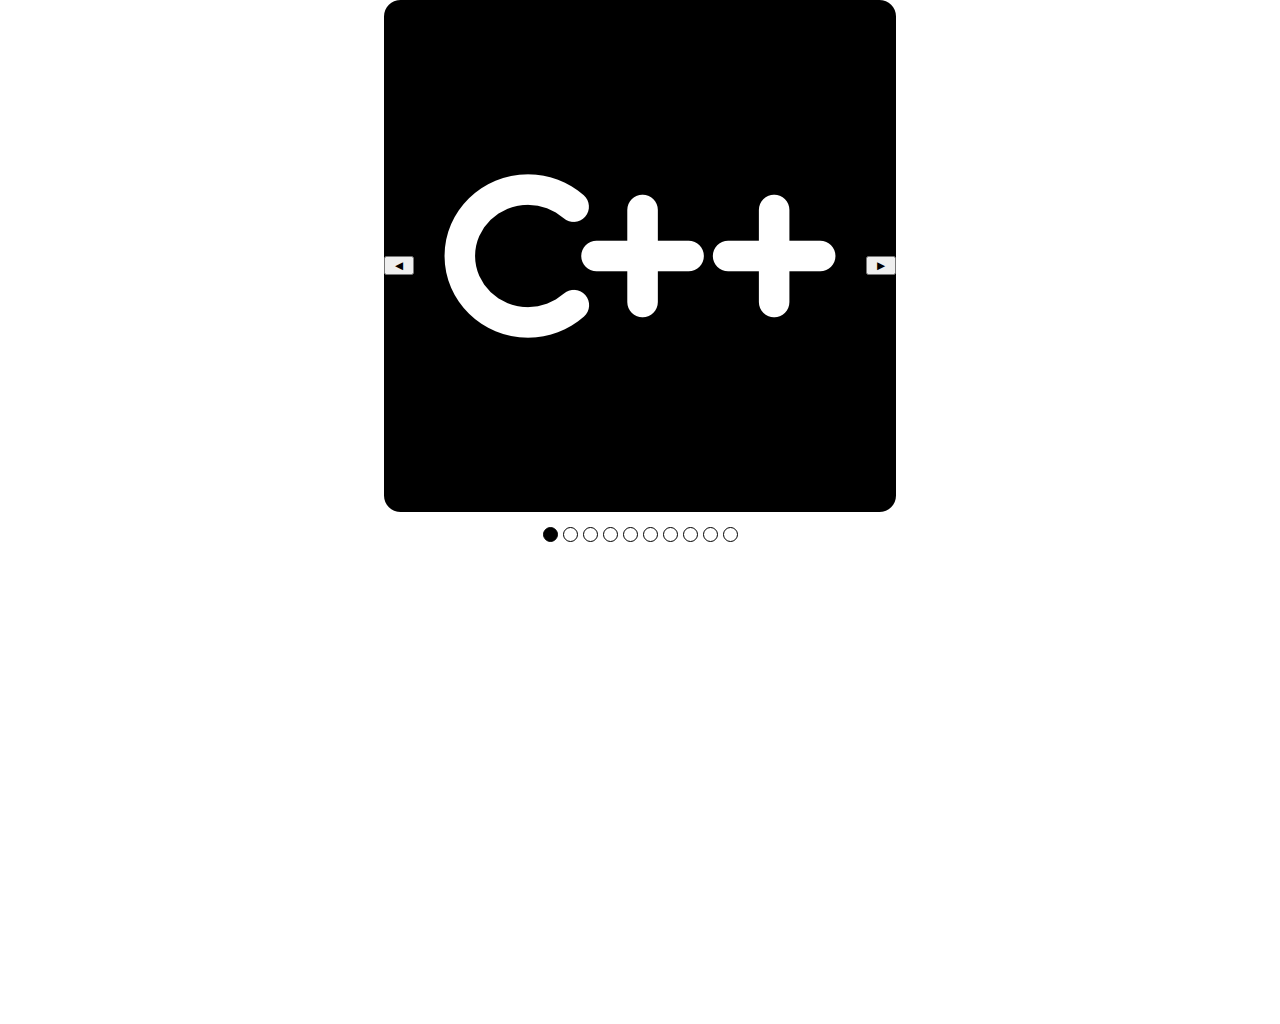
<file: slider.html>
<!doctype html>
<html lang="en">
<head>
    <meta charset="UTF-8">
    <meta name="viewport"
          content="width=device-width, user-scalable=no, initial-scale=1.0, maximum-scale=1.0, minimum-scale=1.0">
    <meta http-equiv="X-UA-Compatible" content="ie=edge">
    <link rel="stylesheet" href="css/slider.css">
    <title>Slider</title>
    <script src="js/slider.js" defer></script>
</head>
<body>
    <div class="container">
        <div class="slider">
            <ul class="slider__list">
                <li class="slider__item current">
                    <img src="img/1.png" alt="item1">
                </li>
                <li class="slider__item">
                    <img src="img/2.png" alt="item2">
                </li>
                <li class="slider__item">
                    <img src="img/3.png" alt="item3">
                </li>
                <li class="slider__item">
                    <img src="img/4.png" alt="item4">
                </li>
                <li class="slider__item">
                    <img src="img/5.png" alt="item4">
                </li>
                <li class="slider__item">
                    <img src="img/6.png" alt="item4">
                </li>
                <li class="slider__item">
                    <img src="img/7.png" alt="item4">
                </li>
                <li class="slider__item">
                    <img src="img/8.png" alt="item4">
                </li>
                <li class="slider__item">
                    <img src="img/9.png" alt="item4">
                </li>
                <li class="slider__item">
                    <img src="img/10.png" alt="item4">
                </li>

            </ul>
            <button class="slider__next">►</button>
            <button class="slider__prev">◄</button>
        </div>
        <div class="slider__dots">
            <button class="slider__dots__control current"></button>
            <button class="slider__dots__control"></button>
            <button class="slider__dots__control"></button>
            <button class="slider__dots__control"></button>
            <button class="slider__dots__control"></button>
            <button class="slider__dots__control"></button>
            <button class="slider__dots__control"></button>
            <button class="slider__dots__control"></button>
            <button class="slider__dots__control"></button>
            <button class="slider__dots__control"></button>
        </div>
    </div>
</body>
</html>
</file>
<file: css/styles.css>
@import url('https://fonts.googleapis.com/css2?family=Outfit&display=swap');

*{
    margin: 0;
    padding: 0;
    box-sizing: border-box;
    font-family: 'Outfit', serif;
}


body{
    background: #181818;
}

.budss__tabs {
    width: 100%;
    height: 38px;
    display: flex;
    padding: 0 60px;
    background: #FFAA4C;
}

.tabs__container {
    display: flex;
}

.tabs__business {
    padding: 9px 40px;
    background: #181818;
    border-radius: 20px 20px 0 0;
    border: 0;
    outline: 0;
    cursor: pointer;
    font-weight: 500;
    font-size: 16px;
    line-height: normal;
    color: #fff;
}

.tabs__customers {
    border: 0;
    outline: 0;
    background: transparent;
    cursor: pointer;
    padding: 9px 40px;
    line-height: normal;
    font-weight: 500;
    font-size: 16px;
    color: #000;

}

.header {
    display: flex;
    padding: 7px 60px;
    justify-content: space-between;
    background: #181818;
}

.logo {
    display: flex;
    align-items: center;
    justify-content: center;
}

.logo__text {
    font-size: 37px;
    color: #fff;
    font-weight: 600;
    padding-left: 8px;
}

.header__button {
    display: flex;
    justify-content: center;
    align-items: center;
}

.btn-sales {
    padding: 16px 30px;
    background: #954CED;
    color: #fff;
    border: none;
    cursor: pointer;
    border-radius: 16px;
    font-size: 20px;
    font-weight: 600;
    font-style: normal;
    line-height: normal;
    transition: .5s ease;

    &:hover {
        background: #181818;
        transition: .5s ease;
    }
}

#btn-burger {
    background: transparent;
    outline: 0;
    border: 0;
    cursor: pointer;
    display: none;

    & svg {
        width: 50px;
        height: 50px;
    }
}

.burger-menu {
    position: fixed;
    z-index: 1;
    background: #181818;
    height: 100%;
    width: 100%;
    display: none;
}

.burger-list {
    position: relative;
    display: flex;
    height: 100%;
    flex-direction: column;
}


.btn-close {
    position: absolute;
    outline: 0;
    border: 0;
    background: transparent;
    cursor: pointer;
    right: 0;
    top: 0;
}

.burger-items {
    padding: 40px 16px;
    position: relative;
    display: flex;
    height: 100%;
    flex-direction: column;
    gap: 40px;
    justify-content: space-around;

    & div > button {
        width: 100%;
    }
}


.burger-links {
    display: flex;
    flex-direction: column;
    gap: 16px;
}

.burger-links a {
    text-decoration: none;
    color: #fff;
    font-size: 24px;
}

.btn-list {
    width: 100%;
}

.open {
    display: block;
}



.modal__overlay {
    position: fixed;
    display: flex;
    align-items: center;
    justify-content: center;
    z-index: 2;
    width: 100%;
    height: 100%;
    background-color: rgba(0, 0, 0, 0.5);
    visibility: hidden;
}

.modal__content {
    position: relative;
    background: #fff;
    max-width: 400px;
    height: auto;
    border-radius: 20px;
    transform: translateY(-50%);
    opacity: 0;
    transition: .8s ease;
}

.close-modal {
    position: absolute;
    outline: 0;
    border: 0;
    background: transparent;
    cursor: pointer;
    right: 1%;
    top: 1%;
}

form {
    display: flex;
    padding: 40px;
    width: 100%;
    height: 100%;
    flex-direction: column;
    align-items: start;
    justify-content: center;
    gap: 20px;
}

#form-btn:disabled {
    background: #b9b9b9;
}

.inputs {
    display: flex;
    flex-direction: column;
    width: 100%;
    gap: 10px;
}

.inputs div {
    display: flex;
    flex-direction: column;
    width: 100%;

    & label {
        font-size: 14px;
        font-style: normal;
        font-weight: 700;
        line-height: 22px;
    }

    & label > span {
        color: #ff6c2d;
    }
}

#company, #website {
    padding: 10px 16px;
    outline: 0;
    border-radius: 14px;
    border: 1px solid #f1f1f1;
}

.input-required {
    padding: 10px 16px;
    outline: 0;
    border-radius: 14px;
    border: 1px solid #f1f1f1;
}

.form__text p {
    font-size: 14px;
    font-style: normal;
    font-weight: 300;
    line-height: 140%;
}

.modal-open  {
    visibility: visible;
    transition: .8s ease;
}

.modal-open .modal__content {
    transform: translateY(0%);
    opacity: 1;
    transition: .8s ease;
}

.error {
    font-size: 14px;
    font-weight: 400;
    color: #ff6c2d;
}

.input-error {
    border-color: #ff6c2d;
}

.final-modal {
    position: fixed;
    display: flex;
    align-items: center;
    justify-content: center;
    z-index: 3;
    width: 100%;
    height: 100%;
    background-color: rgba(0, 0, 0, 0.5);
    visibility: hidden;
}

.final-content {
    position: relative;
    display: flex;
    padding: 40px;
    gap: 20px;
    flex-direction: column;
    align-items: center;
    background: #fff;
    max-width: 400px;
    height: auto;
    border-radius: 20px;
    transform: translateY(50%);
    opacity: 0;
    transition: 1.2s ease;
}

.final-text {
    text-align: center;

    & h1 {
        font-size: 36px;
        font-style: normal;
        font-weight: 600;
        line-height: normal;
        color: #A64CED;
    }

    & p {
        font-size: 24px;
        font-style: normal;
        font-weight: 400;
        line-height: 120%;
        color: #444;
    }
}

.close-final {
    position: absolute;
    outline: 0;
    border: 0;
    background: transparent;
    cursor: pointer;
    right: 1%;
    top: 1%;
}

.final-btn {
    display: flex;
    width: 100%;
}

.finally-btn {
    width: 100%;
    padding: 16px 30px;
    background: #A64CED;
    outline: 0;
    border: 0;
    border-radius: 16px;
    font-size: 20px;
    color: #fff;
    font-weight: 600;
    transition: .3s ease;

    &:hover {
        background: #181818;
        transition: .3s ease;
    }
}

.final-open {
    visibility: visible;
    transition: 1.2s ease;
}

.final-open .final-content {
    transform: translateY(0%);
    opacity: 1;
    transition: 1.2s ease;
}

.hero {
    position: relative;
    display: flex;
    padding: 0 110px;
    background: #181818;
    height: 100vh;
}

.hero__container {
    display: grid;
    justify-content: center;
    align-items: center;
}

.hero__text {
    display: grid;
    justify-content: start;
    align-items: center;
    gap: 20px;

    & h1 {
        font-size: 96px;
        font-style: normal;
        font-weight: 700;
        line-height: 106%;
        color: #fff;
    }
    & p {
        font-size: 20px;
        font-style: normal;
        font-weight: 400;
        line-height: 120%;
        color: #fff;
    }
}

.hero__button {
    margin-top: 40px;
}

.hero__asset {
    position: absolute;
    right: 0;
}

.asset__container {
    position: relative;
}

.asset__front {
    position: absolute;
    bottom: -88px;
}

.about {
    position: relative;
    padding: 0 60px;
    background: #181818;
    width: 100%;
    height: 100%;
}

.about__title {
    font-size: 96px;
    font-style: normal;
    font-weight: 700;
    line-height: 106%;
    color: #fff;
}

.about__container {
    display: grid;
    grid-template-columns: repeat(2, 1fr);
    margin-top: 80px;
}

.about__text {
    display: grid;
    align-items: start;
    justify-content: start;

    & p {
        font-size: 36px;
        font-style: normal;
        font-weight: 600;
        line-height: normal;
        color: #fff;
    }

    & p > span {
        border-radius: 30px;
        background: #A64CED;
        transform: rotate(-1.693deg);
        padding: 0 5px;
    }
}

.about__grid {
    display: grid;
    grid-template-rows: repeat(2, 1fr);
}
.about__row {
    display: grid;
    grid-template-columns: repeat(2, 1fr);
}

.about__col {
    margin-top: 10px;

    & div {
        display: grid;
        gap: 20px;
    }

    & div > h1 {
        font-size: 48px;
        font-style: normal;
        font-weight: 700;
        line-height: 106%;
        color: #fff;
    }
    & div > p {
        font-size: 24px;
        font-style: normal;
        font-weight: 400;
        line-height: 120%;
        color: #fff;
    }
}

.about__vector {
    position: absolute;
    left: 0;
    bottom: 0;
}

.vector_front {
    position: relative;
    top: -54px;
}
.vector__back {
    position: absolute;
    left: 0;
    bottom: 0;
}

.budss__work {
    display: flex;
    flex-direction: column;
    align-items: center;
    justify-content: center;
    background: #181818;
    height: 100vh;
}

.ticker {
    position: relative;
    width: 100%;
    overflow: hidden;
}

.phone {
    position: absolute;
    z-index: 1;
}

.ticker__wrapper {
    display: flex;
    flex-direction: column;
    z-index: 99998;
    gap: 68px;
}

.ticker__item {
    max-width: 100%;
}

.ticker__item div {
    display: flex;
    gap: 20px;
}

.ticker__item p {
    width: 100%;
}


.ticker__item-right {
    display: flex;
    gap: 20px;
    font-feature-settings: 'liga' off;
    font-size: 128px;
    font-style: normal;
    font-weight: 700;
    line-height: 106%;
    white-space: nowrap;
    animation: marqueeRight 15s linear infinite;
}

.ticker__item-left {
    display: flex;
    gap: 20px;
    font-feature-settings: 'liga' off;
    font-size: 128px;
    font-style: normal;
    font-weight: 700;
    line-height: 106%;
    white-space: nowrap;
    animation: marqueeLeft 15s linear infinite;
}

.outline {
    -webkit-font-smoothing: antialiased;
    text-shadow: #444 0 0 1px, #444 0 0 1px;
    color: #181818;
}

.first {
    color: #2FDBBC;
}

.second {
    color: #A64CED;
}

.third {
    color: #FFAA4C;
}

@keyframes marqueeRight {
    0% {transform: translateX(-100%);}
    100%{transform: translateX(0%);}
}
@keyframes marqueeLeft {
    0% {transform: translateX(0%);}
    100%{transform: translateX(-100%);}
}

.crossing {
    display: flex;
    flex-direction: column;
    justify-content: center;
    align-items: center;
    padding: 40px 0;
    background: #954CED;
    color: #fff;
}

.crossing__container {
    display: grid;
    align-items: center;
    justify-content: center;
    gap: 100px;
    grid-template-columns: repeat(3, 1fr);
}

.column {
    display: grid;
    grid-template-rows: repeat(2, 1fr);

    & h1 {
        font-size: 64px;
        font-style: normal;
        font-weight: 700;
        line-height: 106%;
    }

    & p {
        font-size: 24px;
        font-style: normal;
        font-weight: 600;
        line-height: 120%;
    }
}

.whybudds {
    display: flex;
    flex-direction: column;
    justify-content: start;
    padding: 100px 70px;
    color: #fff;
}

.whybudds__title {
    display: flex;
    flex-direction: column;
    text-align: center;

    & h1 {
        font-size: 64px;
        font-style: normal;
        font-weight: 700;
        line-height: 106%;
    }

    & p {
        font-size: 36px;
        font-style: normal;
        font-weight: 600;
        line-height: normal;
    }

    & span {
        width: 385px;
        height: 35px;
        border-radius: 30px;
        background: #A64CED;
        transform: rotateX(-2deg);
    }
}

.whybudds__container {
    padding-top: 70px;
    display: grid;
    grid-template-rows: repeat(2, 1fr);
    gap: 20px;
}

.whybudds__row-one {
    display: grid;
    width: 100%;
    grid-template-columns: 1.4fr 1fr;
    gap: 20px;
}

.whybudds__row-two {
    display: grid;
    grid-template-columns: 1fr 1.4fr;
    gap: 20px;
}

.whybudds__column1 {
    position: relative;
    display: grid;
    grid-template-columns: 1fr 1fr;
    background: #fff;
    width: 100%;
    height: 362px;
    border-radius: 30px;
}

.whybudds__column-text {
    color: #000;
    display: flex;
    flex-direction: column;
    gap: 20px;

    padding: 40px 40px;
    & h1 {
        font-size: 48px;
        font-style: normal;
        font-weight: 600;
        line-height: normal;
    }
    & p {
        font-size: 20px;
        font-style: normal;
        font-weight: 400;
        line-height: 120%;
    }

}

.whybudds__column2 {
    position: relative;
    display: grid;
    background: #fff;
    width: 100%;
    height: 362px;
    border-radius: 30px;
}

.whybudds__column-text2 {
    color: #000;
    display: flex;
    flex-direction: column;
    padding: 40px 40px;
    gap: 20px;

    & h1 {
        font-size: 48px;
        font-style: normal;
        font-weight: 600;
        line-height: normal;
    }
    & p {
        font-size: 20px;
        font-style: normal;
        font-weight: 400;
        line-height: 120%;
    }

}

.rightFrame {
    position: absolute;
    right: 0;
    top: 20%;
}

.bottomFrame {
    position: absolute;
    bottom: 0;
    right: 20%;
}

.leftFrame {
    position: absolute;
    bottom: 0;
    left: 10%;
}

.component img {
    border-radius: 30px 0 0 30px;
}

.whybudds__column3 {
    position: relative;
    display: grid;
    background: #fff;
    width: 100%;
    height: 362px;
    border-radius: 30px;
}

.whybudds__column-text3 {
    color: #000;
    display: flex;
    flex-direction: column;
    padding: 40px 40px;
    gap: 20px;

    & h1 {
        font-size: 48px;
        font-style: normal;
        font-weight: 600;
        line-height: normal;
    }
    & p {
        font-size: 20px;
        font-style: normal;
        font-weight: 400;
        line-height: 120%;
    }

}

.likeFrame {
    position: absolute;
    bottom: 0;
    right: 0;
    border-radius: 0 0 30px 0;
}

.whybudds__column4 {
    position: relative;
    display: grid;
    background: #fff;
    width: 100%;
    height: 362px;
    border-radius: 30px;
}

.whybudds__column-text4 {
    color: #000;
    display: flex;
    flex-direction: column;
    padding: 40px 40px;
    gap: 20px;

    & h1 {
        font-size: 48px;
        font-style: normal;
        font-weight: 600;
        line-height: normal;
    }
    & p {
        font-size: 20px;
        font-style: normal;
        font-weight: 400;
        line-height: 120%;
    }

}

.illustration__frame {
    position: absolute;
    bottom: 0;
    right: 20%;
}

.business {
    display: flex;
    flex-direction: column;
    justify-content: start;
    padding: 100px 60px;
    background: #f5f5f5;
    gap: 100px;
}

.business__title {
    display: flex;
    justify-content: center;
    align-items: center;
    flex-direction: column;
    gap: 40px;
    border: 1px solid #CFCFCF;
    padding: 60px 0;
    border-radius: 60px;

    & h1 {
        font-size: 64px;
        font-style: normal;
        font-weight: 700;
        line-height: 106%;
    }
}

.business__about {
    display: grid;
    grid-template-columns: 1.7fr 1fr;
}

.business__text {
    display: flex;
    flex-direction: column;
    gap: 20px;

    & h1 {
        font-size: 96px;
        font-style: normal;
        font-weight: 700;
        line-height: 106%;
    }

    & p {
        font-size: 20px;
        font-style: normal;
        font-weight: 400;
        line-height: 120%;
    }
}

.business__icons {
    display: flex;
    flex-direction: column;
    justify-content: center;
}

.icons__row-upper {
    display: grid;
    grid-template-columns: 90px 90px;
    gap: 170px;
    align-items: center;
}

.icons__row-lower {
    display: grid;
    grid-template-columns: 90px 90px;
    gap: 170px;
    padding-left: 130px;
    align-items: center;
}

.insta-icon {
    width: 90px;
    height: 90px;
    padding: 22.635px 22.094px 22.094px 22.635px;
    border-radius: 50%;
    background: #954CED;
}

.twitter-icon {
    width: 90px;
    height: 90px;
    padding: 22.635px 22.094px 22.094px 22.635px;
    border-radius: 50%;
    background: #954CED;
}

.tiktok-icon {
    width: 90px;
    height: 90px;
    padding: 22.635px 22.094px 22.094px 22.635px;
    border-radius: 50%;
    background: #954CED;
}


.logos__band {
    display: flex;
    justify-content: space-between;
    align-items: center;
}

.footer {
    display: flex;
    flex-direction: column;
    padding: 40px 60px 20px 60px;
}

.footer__container {
    display: grid;
    grid-template-rows: 1fr 0 1fr;
}

.footer__row-one {
    display: flex;
    align-items: center;
    justify-content: space-between;
    margin-bottom: 30px;
}

.footer__text {
    display: flex;
    gap: 40px;
}

.footer__text a {
    text-decoration: none;
    color: #fff;
    font-size: 20px;
    font-style: normal;
    font-weight: 500;
    line-height: normal;
}

.item {
    display: none;
}

.logo-footer {
    display: flex;
    align-items: center;
    justify-content: start;
}

.logo-footer-icon {
    margin-right: 10px;
}

.logo-footer-text {
    text-align: center;
    font-feature-settings: 'ss07' on, 'ss02' on, 'ss03' on, 'ss04' on, 'ss05' on, 'ss01' on, 'numr' on, 'dnom' on;
    font-size: 37px;
    font-style: normal;
    font-weight: 600;
    line-height: 17px;
    text-transform: lowercase;
    color: #fff;
}

.footer__download {
    display: flex;
    gap: 20px;
    flex-direction: row;
}

.footer__download a {
    display: flex;
    text-decoration: none;
}

.cross-line {
    border: 1px solid #444;
    border-radius: 5px;
}

.footer__row-two {
    display: flex;
    align-items: center;
    justify-content: space-between;
    margin-top: 20px;
}

.footer__copyright {
    font-size: 14px;
    font-style: normal;
    font-weight: 300;
    line-height: 140%;
    color: #b9b9b9;
}

.footer__copyright-terms {
    display: flex;
    gap: 20px;
}

.footer__copyright-terms a {
    display: flex;
    gap: 20px;
    font-size: 14px;
    font-style: normal;
    font-weight: 300;
    line-height: 140%;
    text-decoration-line: underline;
    color: #b9b9b9;
}

@media (max-width: 1536px) {

    .hero {
        padding: 0 60px;
        transition: .3s ease;
    }


    .asset__back svg {
        height: 390px;
        transition: .3s ease;
    }

    .about__title {
        font-size: 80px;
    }

    .about__text p {
        font-size: 30px;
    }

    .about__row {
        gap: 40px;
    }

    .about__col > div {
        & h1 {
            font-size: 40px;
        }

        & p {
            font-size: 20px;
        }
    }

    .whybudds__column1, .whybudds__column2, .whybudds__column3, .whybudds__column4 {
        & h1 {
            font-size: 36px;
            font-weight: 700;
            transition: .3s ease;
        }

        & p {
            font-size: 18px;
            transition: .3s ease;
        }
    }

    .rightFrame {
        width: 70px;
        top: 30%;
        transition: .3s ease;
    }

    .whybudds__column-text, .whybudds__column-text2, .whybudds__column-text3, .whybudds__column-text4 {
        gap: 10px;
    }

    .whybudds__column-text h1 br {
        display: none;
    }

    .illustration__frame {
        right: 0;
        transition: .3s ease;
    }

    .business__title h1 {
        font-size: 50px;
    }

    .business__about h1 {
        font-size: 80px;
    }
}

@media (max-width: 1280px) {

    .hero {
        padding: 0 60px;
        transition: .3s ease;
    }

    .hero__main {

        & h1 {
            font-size: 60px;
            font-style: normal;
            font-weight: 700;
            line-height: 106%;
            transition: .3s ease;
        }

        & p {
            font-size: 18px;
            font-style: normal;
            font-weight: 400;
            line-height: normal;
            transition: .3s ease;
        }

    }

    .asset__front {
        bottom: -66px;
        right: 25%;
        transition: .3s ease;
    }

    .asset__front img {
        height: 450px;
        transition: .3s ease;
    }

    .asset__back svg {
        height: 330px;
    }

    .about__col > div {
        & h1 {
            font-size: 24px;
        }

        & p {
            font-size: 18px;
        }

    }

    .column > h1 {
        font-size: 46px;
    }

    .column > p {
        font-size: 20px;
    }

    .whybudds__title {
        & h1 {
            font-size: 54px;
        }

        & p {
            font-size: 30px;
        }
    }

    .whybudds__column1, .whybudds__column2, .whybudds__column3, .whybudds__column4 {
        & h1 {
            font-size: 24px;
            font-weight: 700;
            transition: .3s ease;
        }

        & p {
            font-size: 18px;
            transition: .3s ease;
        }
    }

    .rightFrame {
        top: 60%;
    }

    .illustration__frame {
        height: 60%;
    }

    .business__title h1 {
        font-size: 45px;
    }

    .business__about h1 {
        font-size: 64px;
    }

    .footer__text {
        gap: 10px;
    }

    .logos__band {
        flex-wrap: wrap;
    }

    .logos__band > div {
        flex: auto;
        margin-top: 10px;
    }

    .logo-footer-text {
        font-size: 24px;
    }

    .footer__text a {
        font-size: 16px;
    }



}

@media (max-width: 1024px) {

    .header {
        padding: 15px 60px;
    }

    #btn-header {
        display: none;
    }

    #btn-burger {
        display: block;
    }

    .hero__container {
        padding-top: 50px;
        align-items: start;
    }

    .hero__main {
        display: flex;
        flex-direction: column;
        justify-content: center;
        align-items: center;

        & h1 {
            font-size: 64px;
            font-style: normal;
            font-weight: 700;
            line-height: 106%;
        }

        & p {
            font-size: 24px;
            font-style: normal;
            font-weight: 400;
            line-height: normal;
        }

        & p br {
            display: none;
        }
    }

    .hero__asset {
        bottom: 0;
    }

    .hero__button {
        width: 100%;
    }

    #btn-hero {
        width: 100%;
    }

    .hero {
        margin-bottom: 40px;
    }


    .about__title {
        font-size: 46px;
    }

    .about__text {
        font-size: 28px;
    }

    .about__container {
        grid-template-columns: 1fr;
        margin-top: 30px;
    }

    .about__grid {
        margin-top: 40px;
    }


    .about__vector {
        display: none;
    }

    .about__row {
        display: grid;
        grid-template-columns: 1fr;
    }

    .ticker__wrapper {
        gap: 120px;
    }

    .ticker__item-right, .ticker__item-left {
        font-size: 80px;
    }

    .crossing {
        margin-bottom: 40px;
    }

    .crossing__container {
        padding: 40px 16px;
        grid-template-columns: 1fr;
        gap: 40px;


    }

    .column {
        grid-template-rows: 1fr;
        grid-template-columns: 200px 1fr;
        align-items: center;

        & br {
            display: none;
        }

        & h1 {
            font-size: 50px;
        }

        & p {
            font-size: 24px;
        }
    }

    .whybudds__container {
        grid-template-columns: 1fr;
    }

    .whybudds__row-one, .whybudds__row-two {
        grid-template-columns: 1fr;
        width: 100%;
    }

    .whybudds__column1 {
        grid-template-columns: 1fr;
    }

    .whybudds__column-text {
        position: absolute;
        right: 0;
        gap: 16px;
    }

    .component img {
        position: absolute;
        height: 60%;
        bottom: 0;
        border-radius: 30px 0 0 30px;
    }

    .components {
        & .rightFrame {
            top: 50%;
        }

        & .bottomFrame {
            right: 30%;
        }
    }

    .likeFrame {
        height: 30%;
    }

    .illustration__frame {
        height: 45%;
    }

    .whybudds__column-text h1 br {
        display: none;
    }

    .whybudds__column1, .whybudds__column2, .whybudds__column3, .whybudds__column4 {
        width: 100%;
        /*justify-content: center;*/

        & h1 {
            font-size: 30px;
            font-weight: 700;
        }

        & p {
            font-size: 18px;
        }

        & p br {
            display: none;
        }
    }

    .business__title {
        & h1 {
            font-size: 40px;
            text-align: center;
        }

        & button {
            width: 70%;
        }
    }

    .business__about {
        grid-template-columns: 1fr;
        gap: 20px;

        & h1 {
            font-size: 40px;
        }

        & p {
            font-size: 20px;
        }
    }

    .footer {
        padding: 20px 60px;
    }

    .footer__container {
        grid-template-rows: none;
    }

    .footer__row-one {
        flex-direction: column;
        gap: 40px;
        justify-content: start;
        align-items: start;
    }

    .footer__row-two {
        display: grid;
    }

    .footer__text {
        flex-direction: column;
        gap: 16px;
    }

    .footer__download {
        flex-direction: column;
    }

    .item {
        display: block;
    }

    .footer__copyright-terms {
        display: none;
    }

}

@media (max-width: 768px) {
    .hero, .about, .crossing {
        padding: 0 16px;
        transition: .3s ease;
    }

    .header {
        padding: 15px 16px;
        transition: .3s ease;
    }

    .footer {
        padding: 20px 16px;
        transition: .3s ease;
    }

    .whybudds {
        padding: 40px 16px;
    }

    .business {
        padding: 40px 16px;
    }

    .logo-footer-text {
        font-size: 27px;
    }
}

@media (max-width: 640px) {
    .header {
        padding: 15px 16px;
    }

    .hero__main {
        & h1 {
            font-size: 40px;
        }

        & p {
            font-size: 16px;
        }
    }

    .about__title {
        font-size: 40px;
    }

    .about__text {
        font-size: 24px;
    }

    .about__container {
        grid-template-columns: 1fr;
        margin-top: 30px;
    }

    .about__vector {
        display: none;
    }

    .about__row {
        display: grid;
        grid-template-columns: 1fr;
    }

    .about__col {
        & div > h1 {
            font-size: 32px;
        }

        & div > p br {
            display: none;
        }

        & div > p {
            font-size: 16px;
        }
    }

    .ticker__item-right, .ticker__item-left {
        font-size: 40px;
    }

    .column {
        & h1 {
            font-size: 40px;
        }

        & p {
            font-size: 20px;
        }
    }


    .whybudds {
        padding: 40px 16px;
        margin-bottom: 40px;
    }

    .whybudds__title {
        & h1 {
            font-size: 40px;
        }

        & p {
            font-size: 24px;
        }
    }



    .whybudds__column-text {
        right: 0;
        gap: 16px;
    }

    .component img {
        height: 50%;
        bottom: 0;
        border-radius: 30px 0 0 30px;
    }

    .components {
        & .rightFrame {
            top: 50%;
        }

        & .bottomFrame {
            right: 30%;
        }
    }

    .likeFrame {
        height: 30%;
    }

    .illustration__frame {
        height: 45%;
    }


    .whybudds__column1, .whybudds__column2, .whybudds__column3, .whybudds__column4 {
        & h1 {
            font-size: 32px;
            font-weight: 700;
        }

        & p {
            font-size: 16px;
        }

        & p br {
            display: none;
        }
    }

    .business {
        padding: 40px 16px;
    }

    .business__title {
        & h1 {
            font-size: 40px;
            font-style: normal;
            font-weight: 700;
            line-height: 106%;
            text-align: center;
        }

        & button {
            width: 70%;
        }
    }

    .business__about {
        grid-template-columns: 1fr;
        gap: 20px;

        & h1 {
            font-size: 40px;
            font-style: normal;
            font-weight: 700;
            line-height: 106%;
        }

        & p {
            font-size: 20px;
            font-style: normal;
            font-weight: 400;
            line-height: 120%;
        }
    }

    .logos__band {
        flex-wrap: wrap;
        align-items: center;

    }

    .logos__band > div {
        flex: 50%;
        margin-bottom: 30px;

    }



}
</file>
<file: css/slider.css>
*{
    margin: 0;
    padding: 0;
    box-sizing: border-box;
}

.container {
    display: grid;
    grid-template-rows: 1fr 1fr;
    justify-content: center;
}

.slider {
    position: relative;
    overflow: hidden;
}

.slider__list {
    position: relative;
    display: flex;
    align-items: center;
    width: 512px;
    height: auto;
    list-style: none;
}

.slider__item {
    position: relative;
    display: flex;
    justify-content: center;
    align-items: center;
    margin-right: 40px;
    padding: 0 5px;
    opacity: 0.4;
}

.slider__item img {
    max-width: none;
    width: 512px;
    height: 512px;
    object-fit: contain;
}

.slider__item.current {
    opacity: 1;
    max-width: 100%;
}

.slider__item.current img {
    max-width: none;
    width: 512px;
    height: 512px;
}


.slider__next {
    position: absolute;
    width: 30px;
    height: auto;
    right: 0;
    top: 50%;
}

.slider__prev {
    position: absolute;
    width: 30px;
    height: auto;
    left: 0;
    top: 50%;
}

.slider__dots {
    display: flex;
    gap: 5px;
    margin-top: 15px;
    justify-content: center;
}

.slider__dots__control {
    outline: 0;
    cursor: pointer;
    background: #fff;
    width: 15px;
    height: 15px;
    border-radius: 50%;
    border: 1px solid #000;
    transition: 1s ease;
}

.slider__dots__control.current {
    background: #000;
    transition: 1s ease;
    pointer-events: none;
}
</file>
